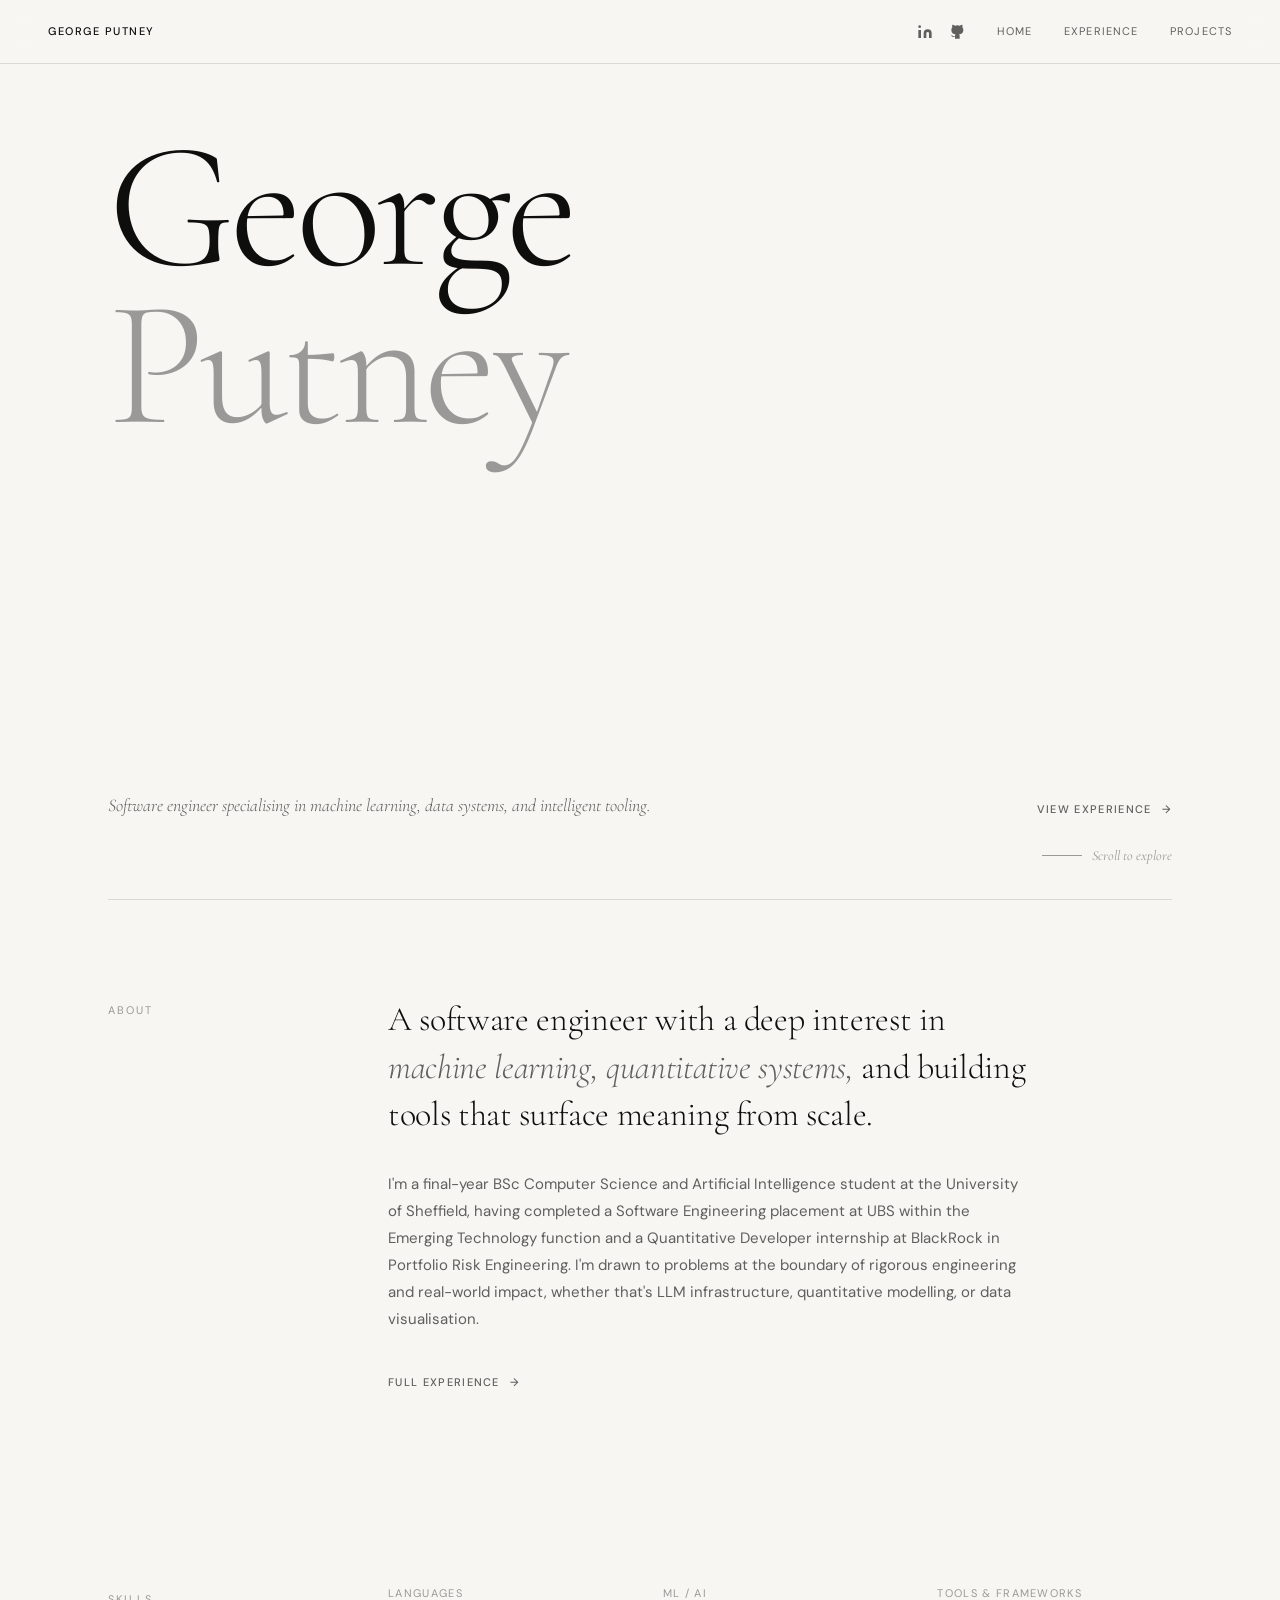
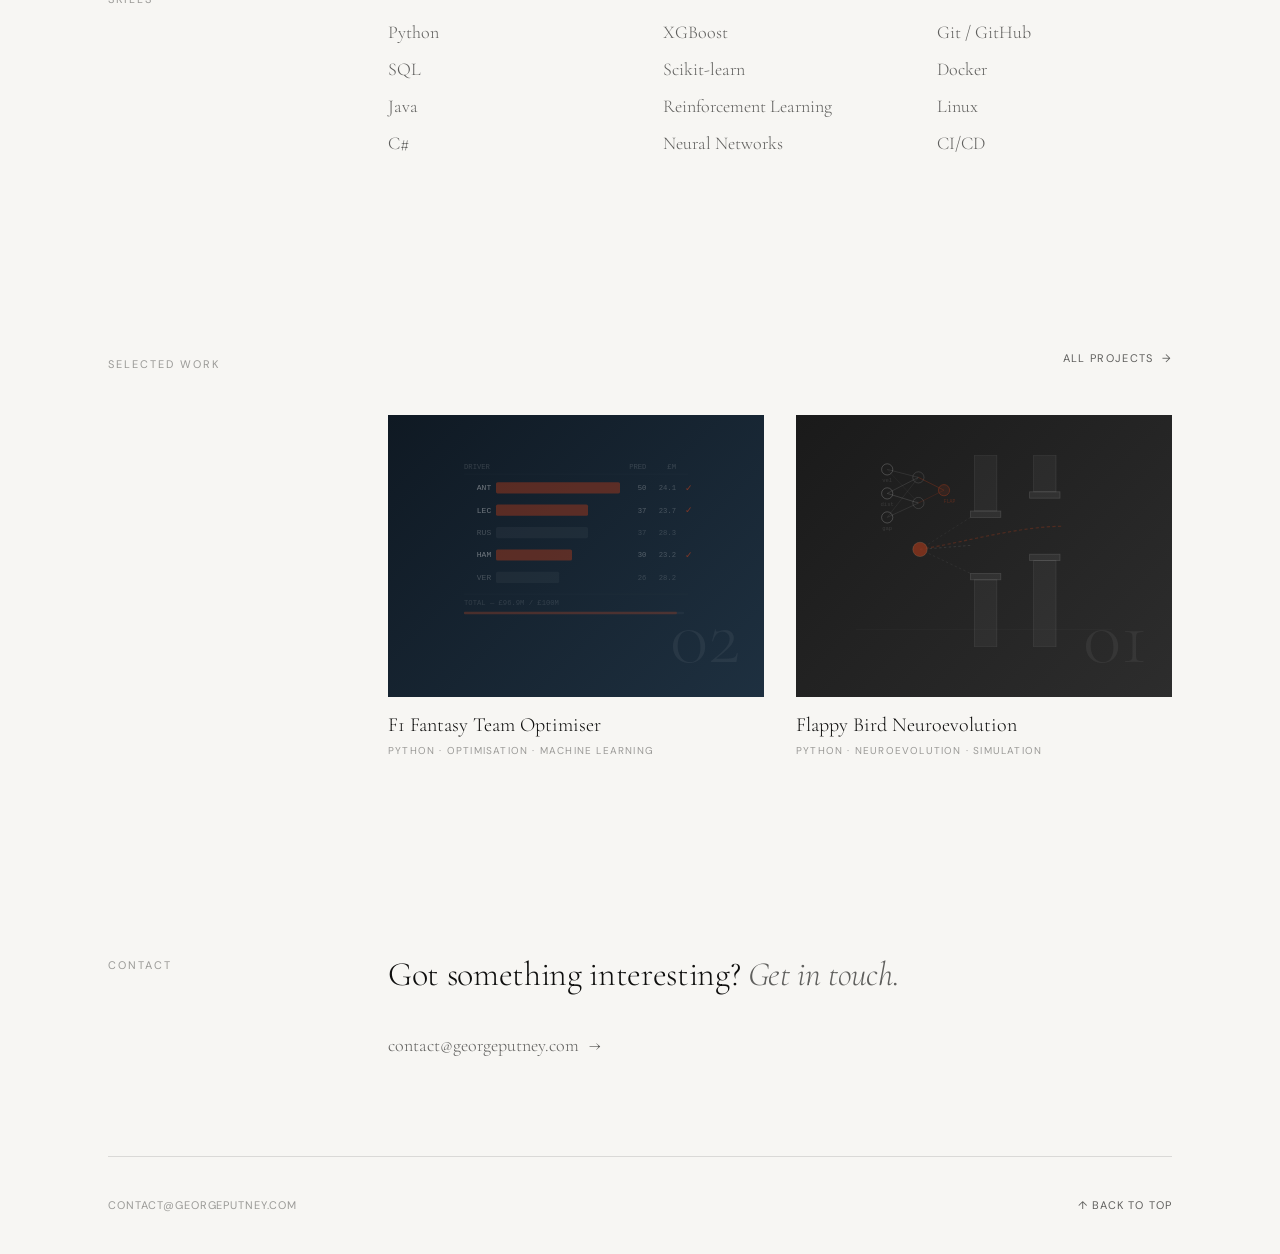
<file: index.html>
<!DOCTYPE html>
<html lang="en">
<head>
<meta charset="UTF-8" />
<meta name="viewport" content="width=device-width, initial-scale=1.0" />
<title>George Putney</title>
<link rel="icon" href="data:image/svg+xml,%3Csvg xmlns='http://www.w3.org/2000/svg' viewBox='0 0 64 64'%3E%3Crect width='64' height='64' fill='%23f7f6f3'/%3E%3Ctext x='33' y='47' font-family='Georgia,serif' font-size='44' text-anchor='middle' fill='%230e0e0d'%3EG%3Ctspan fill='%23c8401a'%3E.%3C/tspan%3E%3C/text%3E%3C/svg%3E" />
<link rel="preconnect" href="https://fonts.googleapis.com" />
<link rel="preconnect" href="https://fonts.gstatic.com" crossorigin />
<link href="https://fonts.googleapis.com/css2?family=Cormorant+Garamond:ital,wght@0,300;0,400;1,300;1,400&family=DM+Sans:wght@300;400;500&display=swap" rel="stylesheet" />
<link rel="stylesheet" href="/styles.css" />
<style>

  /* ── HERO ── */
  .hero {
    min-height: 100svh;
    display: flex;
    flex-direction: column;
    justify-content: flex-start;
    padding-top: 128px;
    padding-bottom: 80px;
    position: relative;
    border-bottom: 1px solid var(--ink-12);
  }

  .hero-name {
    font-family: var(--serif);
    font-weight: 300;
    font-size: clamp(96px, 14vw, 180px);
    line-height: 0.88;
    letter-spacing: -0.03em;
    margin-bottom: auto;
  }

  .hero-name .first { color: var(--ink); }
  .hero-name .last  { color: var(--ink-30); }

  .hero-bottom {
    display: flex;
    align-items: flex-end;
    justify-content: space-between;
    gap: 40px;
  }

  .hero-meta {
    display: flex;
    flex-direction: column;
    gap: 10px;
  }

  .hero-title {
    font-size: 13px;
    letter-spacing: 0.14em;
    text-transform: uppercase;
    color: var(--ink-60);
  }

  .hero-tagline {
    font-family: var(--serif);
    font-style: italic;
    font-size: clamp(15px, 1.4vw, 19px);
    font-weight: 300;
    color: var(--ink-60);
    line-height: 1.45;
  }

  .hero-actions {
    display: flex;
    gap: 16px;
    align-items: center;
    flex-shrink: 0;
  }

  .btn-secondary {
    display: inline-flex;
    align-items: center;
    gap: 10px;
    font-family: var(--sans);
    font-size: 11px;
    letter-spacing: 0.12em;
    text-transform: uppercase;
    font-weight: 500;
    color: var(--ink-60);
    text-decoration: none;
    position: relative;
    transition: color 250ms ease;
  }
  .btn-secondary::after {
    content: '';
    position: absolute;
    bottom: -3px; left: 0;
    width: 0; height: 1px;
    background: var(--ink);
    transition: width 300ms ease;
  }
  .btn-secondary:hover { color: var(--ink); }
  .btn-secondary:hover::after { width: 100%; }

  .scroll-hint {
    position: absolute;
    bottom: 32px;
    right: 0;
    font-family: var(--serif);
    font-style: italic;
    font-size: 14px;
    color: var(--ink-30);
    display: flex;
    align-items: center;
    gap: 10px;
  }

  .scroll-line {
    width: 40px;
    height: 1px;
    background: var(--ink-30);
    display: inline-block;
  }

  /* ── SHARED SECTION LAYOUT ── */
  .about-section,
  .skills-section,
  .projects-section,
  .contact-section {
    padding: 96px 0;
  }

  /* ── ABOUT ── */
  .about-body {
    max-width: 640px;
  }

  .about-body .about-text {
    margin-bottom: 36px;
  }

  /* ── SKILLS ── */
  .skills-grid {
    display: grid;
    grid-template-columns: repeat(3, 1fr);
    gap: 48px 40px;
  }

  .skill-group-label {
    font-size: 11px;
    letter-spacing: 0.12em;
    text-transform: uppercase;
    color: var(--ink-30);
    margin-bottom: 16px;
  }

  .skill-list {
    list-style: none;
    display: flex;
    flex-direction: column;
    gap: 8px;
  }

  .skill-list li {
    font-family: var(--serif);
    font-size: 18px;
    font-weight: 300;
    color: var(--ink-60);
    transition: color 250ms ease;
    cursor: default;
  }

  .skill-list li:hover { color: var(--ink); }

  /* ── FEATURED PROJECTS ── */
  .projects-top {
    display: flex;
    justify-content: flex-end;
    margin-bottom: 48px;
  }

  .featured-grid {
    display: grid;
    grid-template-columns: repeat(6, 1fr);
    gap: 56px 32px;
  }

  .featured-card {
    cursor: pointer;
    text-decoration: none;
    display: block;
    opacity: 0;
    transform: translateY(20px);
    transition: opacity 600ms ease, transform 600ms ease;
    grid-column: span 3;
  }

  .featured-card.visible {
    opacity: 1;
    transform: translateY(0);
  }

  .featured-card-visual {
    aspect-ratio: 4/3;
    display: flex;
    align-items: flex-start;
    justify-content: center;
    padding: 40px 60px 0;
    position: relative;
    overflow: hidden;
  }

  .featured-card-visual svg {
    max-width: 320px;
    transition: transform 500ms ease;
  }

  .featured-card:hover .featured-card-visual svg {
    transform: scale(1.03);
  }

  .v-dark   { background: linear-gradient(135deg, #1a1a1a, #2d2d2d); }
  .v-blue   { background: linear-gradient(135deg, #0f1923, #1e3040); }
  .v-warm   { background: linear-gradient(135deg, #1c1410, #2d2010); }
  .v-purple { background: linear-gradient(135deg, #12091e, #1e1030); }
  .v-red    { background: linear-gradient(135deg, #1e0407, #2d0b0f); }

  /* Figure-plate caption below each visual */
  .card-caption {
    padding-top: 16px;
  }

  .card-name {
    font-family: var(--serif);
    font-size: 20px;
    font-weight: 300;
    color: var(--ink);
    line-height: 1.2;
    margin-bottom: 6px;
    transition: color 250ms ease;
  }

  .featured-card:hover .card-name {
    color: var(--accent);
  }

  .card-tags {
    font-size: 10px;
    letter-spacing: 0.12em;
    text-transform: uppercase;
    color: var(--ink-30);
  }

  .view-all-link {
    font-size: 11px;
    letter-spacing: 0.12em;
    text-transform: uppercase;
    color: var(--ink-60);
    text-decoration: none;
    position: relative;
    transition: color 250ms ease;
    display: inline-flex;
    align-items: center;
    gap: 8px;
  }
  .view-all-link::after {
    content: '';
    position: absolute;
    bottom: -3px; left: 0;
    width: 0; height: 1px;
    background: var(--ink);
    transition: width 300ms ease;
  }
  .view-all-link:hover { color: var(--ink); }
  .view-all-link:hover::after { width: 100%; }
  .view-all-link:hover .link-arrow { transform: translateX(4px); }
  .btn-secondary:hover .link-arrow { transform: translateX(4px); }

  /* ── CONTACT ── */
  .contact-inner {
    max-width: 560px;
  }

  .contact-statement a {
    color: inherit;
    text-decoration: none;
    transition: color 0.2s ease;
  }

  .contact-statement a:hover em {
    color: var(--accent);
  }

  .contact-email {
    font-family: var(--serif);
    font-size: 18px;
    font-weight: 300;
    color: var(--ink-60);
    text-decoration: none;
    position: relative;
    transition: color 250ms ease;
    display: inline-flex;
    align-items: center;
    gap: 10px;
  }
  .contact-email::after {
    content: '';
    position: absolute;
    bottom: -2px; left: 0;
    width: 0; height: 1px;
    background: var(--ink);
    transition: width 300ms ease;
  }
  .contact-email:hover { color: var(--ink); }
  .contact-email:hover::after { width: 100%; }
  .contact-email:hover .link-arrow { transform: translateX(4px); }

  @media (max-height: 600px) {
    .hero {
      min-height: 600px;
    }
  }

  @media (max-width: 768px) {

  .hero {
    min-height: 100svh;
    padding-top: 144px;
    padding-bottom: 56px;
  }

  .hero-name {
    font-size: clamp(80px, 22vw, 120px);
    margin-bottom: 120px;
  }

  .hero-bottom {
    flex-direction: column;
    align-items: flex-start;
    gap: 24px;
  }

  .hero-tagline {
    font-size: clamp(20px, 4.5vw, 24px);
    max-width: 100%;
  }

  .hero-actions {
    flex-direction: column;
    align-items: flex-start;
    gap: 12px;
  }

  .skills-section {
    display: none;
  }

  .scroll-hint {
    display: flex;
    right: unset;
    left: 0;
    bottom: 32px;
  }

  

  /* Section grids: 200px 1fr → single column */
  .about-section,
  .projects-section,
  .contact-section {
    grid-template-columns: 1fr;
    gap: 12px 0;
    padding: 36px 0;
  }

  .contact-statement {
    margin-bottom: 16px;
  }

  .section-label {
    padding-top: 0;
    /* font-size: 18px; */
  }

  .about-statement,
  .contact-statement {
    font-size: clamp(20px, 4.5vw, 24px);
  }


  .skills-grid {
    grid-template-columns: 1fr 1fr;
    gap: 32px 20px;
  }

  .featured-grid {
    grid-template-columns: 1fr;
    gap: 48px;
  }

.projects-section .section-label {
    margin-bottom: 12px;
  }

  .projects-top {
    display: none; /* hide the link above the grid */
  }

  /* Show it again after the grid using a wrapper trick */
  .projects-section > div {
    display: flex;
    flex-direction: column;
  }

  .featured-grid {
    order: 1;
  }

  /* Re-show the projects-top but move it below */
  .projects-section .projects-top {
    display: flex;
    justify-content: flex-start;
    margin-top: 24px;
    margin-bottom: 0;
    order: 2;
  }
}

@media (max-width: 480px) {
  .hero-name {
    font-size: clamp(68px, 22vw, 90px);
  }

  .skills-grid {
    grid-template-columns: 1fr;
    gap: 28px;
  }
}

</style>
</head>
<body>

<div id="nav-placeholder"></div>
<script src="/nav.js"></script>

<div class="page">

  <!-- HERO -->
  <section class="hero">
    <h1 class="hero-name">
      <span class="first">George<br></span>
      <span class="last">Putney</span>
    </h1>

    <div class="hero-bottom">
      <div class="hero-meta">
        <p class="hero-title mobile-only">BSc Computer Science & AI ·<br>University of Sheffield</p>
        <p class="hero-tagline">Software engineer specialising in machine learning, data systems, and intelligent tooling.</p>
      </div>
      <div class="hero-actions">
        <a href="/experience" class="btn-secondary">
          View Experience <span class="link-arrow">→</span>
        </a>
      </div>
    </div>

    <div class="scroll-hint">
      <span class="scroll-line"></span>
      Scroll to explore
    </div>
  </section>

  <!-- ABOUT -->
  <section class="about-section label-section fade-up">
    <p class="section-label">About</p>
    <div class="about-body">
      <h2 class="about-statement">A software engineer with a deep interest in <em>machine learning, quantitative systems,</em> and building tools that surface meaning from scale.</h2>
<p class="about-text">I'm a final-year BSc Computer Science and Artificial Intelligence student at the University of Sheffield, having completed a Software Engineering placement at UBS within the Emerging Technology function and a Quantitative Developer internship at BlackRock in Portfolio Risk Engineering. I'm drawn to problems at the boundary of rigorous engineering and real-world impact, whether that's LLM infrastructure, quantitative modelling, or data visualisation.</p>      <a href="/experience" class="btn-secondary">Full experience <span class="link-arrow">→</span></a>
    </div>
  </section>

  <!-- SKILLS -->
  <section class="skills-section label-section fade-up">
    <p class="section-label">Skills</p>
    <div class="skills-grid">

      <div>
        <p class="skill-group-label">Languages</p>
        <ul class="skill-list">
          <li>Python</li>
          <li>SQL</li>
          <li>Java</li>
          <li>C#</li>
        </ul>
      </div>

      <div>
        <p class="skill-group-label">ML / AI</p>
        <ul class="skill-list">
          <li>XGBoost</li>
          <li>Scikit-learn</li>
          <li>Reinforcement Learning</li>
          <li>Neural Networks</li>
        </ul>
      </div>

      <div>
        <p class="skill-group-label">Tools &amp; Frameworks</p>
        <ul class="skill-list">
          <li>Git / GitHub</li>
          <li>Docker</li>
          <li>Linux</li>
          <li>CI/CD</li>
        </ul>
      </div>

    </div>
  </section>

  <!-- FEATURED PROJECTS -->
  <section class="projects-section label-section fade-up">
    <p class="section-label">Selected Work</p>
    <div>
      <div class="projects-top">
        <a href="/projects" class="view-all-link">All projects <span class="link-arrow">→</span></a>
      </div>
      <div class="featured-grid">

        <a href="/projects/f1-fantasy-team-optimiser/" class="featured-card">
          <div class="featured-card-visual v-blue">
            <svg width="100%" viewBox="0 0 320 240" fill="none" opacity="0.6" preserveAspectRatio="xMidYMid slice">
              <!-- Header: driver | bar | PRED right@248 | £M right@285 -->
              <text x="20" y="18" fill="rgba(255,255,255,0.25)" font-family="monospace" font-size="9">DRIVER</text>
              <text x="248" y="18" fill="rgba(255,255,255,0.25)" font-family="monospace" font-size="9" text-anchor="end">PRED</text>
              <text x="285" y="18" fill="rgba(255,255,255,0.25)" font-family="monospace" font-size="9" text-anchor="end">£M</text>
              <line x1="20" y1="24" x2="300" y2="24" stroke="rgba(255,255,255,0.08)" stroke-width="0.5"/>
              <!-- ANT — selected, 150 pts, £24.1M -->
              <text x="54" y="44" fill="rgba(255,255,255,0.65)" font-family="monospace" font-size="10" text-anchor="end">ANT</text>
              <rect x="60" y="34" width="155" height="14" fill="rgba(200,64,26,0.65)" rx="2"/>
              <text x="248" y="44" fill="rgba(255,255,255,0.45)" font-family="monospace" font-size="9" text-anchor="end">50</text>
              <text x="285" y="44" fill="rgba(255,255,255,0.35)" font-family="monospace" font-size="9" text-anchor="end">24.1</text>
              <text x="296" y="45" fill="rgba(200,64,26,0.95)" font-family="monospace" font-size="11">✓</text>
              <!-- LEC — selected, 111 pts, £23.7M -->
              <text x="54" y="72" fill="rgba(255,255,255,0.65)" font-family="monospace" font-size="10" text-anchor="end">LEC</text>
              <rect x="60" y="62" width="115" height="14" fill="rgba(200,64,26,0.65)" rx="2"/>
              <text x="248" y="72" fill="rgba(255,255,255,0.45)" font-family="monospace" font-size="9" text-anchor="end">37</text>
              <text x="285" y="72" fill="rgba(255,255,255,0.35)" font-family="monospace" font-size="9" text-anchor="end">23.7</text>
              <text x="296" y="73" fill="rgba(200,64,26,0.95)" font-family="monospace" font-size="11">✓</text>
              <!-- RUS — not selected, 111 pts, £28.3M -->
              <text x="54" y="100" fill="rgba(255,255,255,0.35)" font-family="monospace" font-size="10" text-anchor="end">RUS</text>
              <rect x="60" y="90" width="115" height="14" fill="rgba(255,255,255,0.07)" rx="2"/>
              <text x="248" y="100" fill="rgba(255,255,255,0.25)" font-family="monospace" font-size="9" text-anchor="end">37</text>
              <text x="285" y="100" fill="rgba(255,255,255,0.25)" font-family="monospace" font-size="9" text-anchor="end">28.3</text>
              <!-- HAM — selected, 92 pts, £23.2M -->
              <text x="54" y="128" fill="rgba(255,255,255,0.65)" font-family="monospace" font-size="10" text-anchor="end">HAM</text>
              <rect x="60" y="118" width="95" height="14" fill="rgba(200,64,26,0.65)" rx="2"/>
              <text x="248" y="128" fill="rgba(255,255,255,0.45)" font-family="monospace" font-size="9" text-anchor="end">30</text>
              <text x="285" y="128" fill="rgba(255,255,255,0.35)" font-family="monospace" font-size="9" text-anchor="end">23.2</text>
              <text x="296" y="129" fill="rgba(200,64,26,0.95)" font-family="monospace" font-size="11">✓</text>
              <!-- VER — not selected, 77 pts, £28.2M -->
              <text x="54" y="156" fill="rgba(255,255,255,0.35)" font-family="monospace" font-size="10" text-anchor="end">VER</text>
              <rect x="60" y="146" width="79" height="14" fill="rgba(255,255,255,0.07)" rx="2"/>
              <text x="248" y="156" fill="rgba(255,255,255,0.25)" font-family="monospace" font-size="9" text-anchor="end">26</text>
              <text x="285" y="156" fill="rgba(255,255,255,0.25)" font-family="monospace" font-size="9" text-anchor="end">28.2</text>
              <!-- Budget bar -->
              <line x1="20" y1="174" x2="300" y2="174" stroke="rgba(255,255,255,0.08)" stroke-width="0.5"/>
              <text x="20" y="188" fill="rgba(255,255,255,0.2)" font-family="monospace" font-size="9">TOTAL — £96.9M / £100M</text>
              <rect x="20" y="196" width="275" height="3" fill="rgba(255,255,255,0.06)" rx="1"/>
              <rect x="20" y="196" width="266" height="3" fill="rgba(200,64,26,0.45)" rx="1"/>
            </svg>
            <div class="project-number-overlay">02</div>
          </div>
          <div class="card-caption">
            <p class="card-name">F1 Fantasy Team Optimiser</p>
            <p class="card-tags">Python · Optimisation · Machine Learning</p>
          </div>
        </a>

        <a href="/projects/flappy-bird-neuroevolution/" class="featured-card">
          <div class="featured-card-visual v-dark">
            <svg width="100%" viewBox="0 0 320 240" fill="none" opacity="0.6" preserveAspectRatio="xMidYMid slice">
              <!-- Pipe 1: body ends, THEN cap flush at end, gap y=78–148 -->
              <rect x="148" y="0"   width="28" height="70" fill="rgba(255,255,255,0.07)" stroke="rgba(255,255,255,0.14)" stroke-width="1"/>
              <rect x="143" y="70"  width="38" height="8"  fill="rgba(255,255,255,0.11)" stroke="rgba(255,255,255,0.22)" stroke-width="1"/>
              <rect x="143" y="148" width="38" height="8"  fill="rgba(255,255,255,0.11)" stroke="rgba(255,255,255,0.22)" stroke-width="1"/>
              <rect x="148" y="156" width="28" height="84" fill="rgba(255,255,255,0.07)" stroke="rgba(255,255,255,0.14)" stroke-width="1"/>
              <!-- Pipe 2: body ends, THEN cap flush at end, gap y=54–124 -->
              <rect x="222" y="0"   width="28" height="46" fill="rgba(255,255,255,0.07)" stroke="rgba(255,255,255,0.14)" stroke-width="1"/>
              <rect x="217" y="46"  width="38" height="8"  fill="rgba(255,255,255,0.11)" stroke="rgba(255,255,255,0.22)" stroke-width="1"/>
              <rect x="217" y="124" width="38" height="8"  fill="rgba(255,255,255,0.11)" stroke="rgba(255,255,255,0.22)" stroke-width="1"/>
              <rect x="222" y="132" width="28" height="108" fill="rgba(255,255,255,0.07)" stroke="rgba(255,255,255,0.14)" stroke-width="1"/>
              <!-- Sensor rays from bird to pipe 1 gap edges -->
              <line x1="80" y1="118" x2="143" y2="78"  stroke="rgba(255,255,255,0.12)" stroke-width="1" stroke-dasharray="3,3"/>
              <line x1="80" y1="118" x2="143" y2="148" stroke="rgba(255,255,255,0.12)" stroke-width="1" stroke-dasharray="3,3"/>
              <line x1="80" y1="118" x2="143" y2="113" stroke="rgba(255,255,255,0.2)"  stroke-width="1" stroke-dasharray="3,3"/>
              <!-- Trajectory arc through both gaps -->
              <path d="M 80,118 C 140,108 200,90 258,89" stroke="rgba(200,64,26,0.45)" stroke-width="1.5" stroke-dasharray="4,3" fill="none"/>
              <!-- Bird -->
              <circle cx="80" cy="118" r="9" fill="rgba(200,64,26,0.85)"/>
              <circle cx="80" cy="118" r="9" stroke="rgba(255,200,150,0.3)" stroke-width="1" fill="none"/>
              <!-- Ground -->
              <line x1="0" y1="218" x2="320" y2="218" stroke="rgba(255,255,255,0.05)" stroke-width="1"/>
              <!-- NN — top-left corner -->
              <line x1="39" y1="18"  x2="78" y2="28"  stroke="rgba(255,255,255,0.18)" stroke-width="1"/>
              <line x1="39" y1="18"  x2="78" y2="60"  stroke="rgba(255,255,255,0.08)" stroke-width="1"/>
              <line x1="39" y1="48"  x2="78" y2="28"  stroke="rgba(255,255,255,0.22)" stroke-width="1"/>
              <line x1="39" y1="48"  x2="78" y2="60"  stroke="rgba(255,255,255,0.28)" stroke-width="1"/>
              <line x1="39" y1="78"  x2="78" y2="28"  stroke="rgba(255,255,255,0.12)" stroke-width="1"/>
              <line x1="39" y1="78"  x2="78" y2="60"  stroke="rgba(255,255,255,0.18)" stroke-width="1"/>
              <line x1="78" y1="28"  x2="110" y2="44"  stroke="rgba(200,64,26,0.55)" stroke-width="1"/>
              <line x1="78" y1="60"  x2="110" y2="44"  stroke="rgba(200,64,26,0.35)" stroke-width="1"/>
              <circle cx="39" cy="18"  r="7" fill="none" stroke="rgba(255,255,255,0.4)"  stroke-width="1"/>
              <circle cx="39" cy="48"  r="7" fill="none" stroke="rgba(255,255,255,0.4)"  stroke-width="1"/>
              <circle cx="39" cy="78"  r="7" fill="none" stroke="rgba(255,255,255,0.4)"  stroke-width="1"/>
              <circle cx="78" cy="28"  r="7" fill="none" stroke="rgba(255,255,255,0.25)" stroke-width="1"/>
              <circle cx="78" cy="60"  r="7" fill="none" stroke="rgba(255,255,255,0.25)" stroke-width="1"/>
              <circle cx="110" cy="44"  r="7" fill="rgba(200,64,26,0.2)" stroke="rgba(200,64,26,0.7)" stroke-width="1"/>
              <!-- Labels below each node -->
              <text x="39" y="34"  fill="rgba(255,255,255,0.2)" font-family="monospace" font-size="7" text-anchor="middle">vel</text>
              <text x="39" y="64"  fill="rgba(255,255,255,0.2)" font-family="monospace" font-size="7" text-anchor="middle">dist</text>
              <text x="39" y="94" fill="rgba(255,255,255,0.2)" font-family="monospace" font-size="7" text-anchor="middle">gap</text>
              <text x="117" y="60"  fill="rgba(200,64,26,0.55)" font-family="monospace" font-size="6" text-anchor="middle">FLAP</text>
            </svg>
            <div class="project-number-overlay">01</div>
          </div>
          <div class="card-caption">
            <p class="card-name">Flappy Bird Neuroevolution</p>
            <p class="card-tags">Python · Neuroevolution · Simulation</p>
          </div>
        </a>

        <!-- HIDDEN: Generative Music Sequencer (commented out 2026-05-01)
        <a href="/projects" class="featured-card">
          <div class="featured-card-visual v-purple">
            <svg width="100%" viewBox="0 0 320 240" fill="none" opacity="0.6" preserveAspectRatio="xMidYMid slice">
              <text x="30" y="59"  fill="rgba(255,255,255,0.3)" font-size="9" font-family="monospace" text-anchor="end">C5</text>
              <text x="30" y="89"  fill="rgba(255,255,255,0.3)" font-size="9" font-family="monospace" text-anchor="end">A4</text>
              <text x="30" y="119" fill="rgba(255,255,255,0.3)" font-size="9" font-family="monospace" text-anchor="end">F4</text>
              <text x="30" y="149" fill="rgba(255,255,255,0.3)" font-size="9" font-family="monospace" text-anchor="end">C4</text>
              <g stroke="rgba(255,255,255,0.08)" stroke-width="1">
                <line x1="34" y1="40" x2="34" y2="160"/><line x1="67" y1="40" x2="67" y2="160"/>
                <line x1="100" y1="40" x2="100" y2="160"/><line x1="133" y1="40" x2="133" y2="160"/>
                <line x1="166" y1="40" x2="166" y2="160"/><line x1="199" y1="40" x2="199" y2="160"/>
                <line x1="232" y1="40" x2="232" y2="160"/><line x1="265" y1="40" x2="265" y2="160"/>
                <line x1="298" y1="40" x2="298" y2="160"/>
                <line x1="34" y1="40" x2="298" y2="40"/><line x1="34" y1="70" x2="298" y2="70"/>
                <line x1="34" y1="100" x2="298" y2="100"/><line x1="34" y1="130" x2="298" y2="130"/>
                <line x1="34" y1="160" x2="298" y2="160"/>
              </g>
              <rect x="133" y="40" width="33" height="120" fill="rgba(255,255,255,0.06)"/>
              <rect x="35"  y="41" width="31" height="28" fill="rgba(200,64,26,0.75)" rx="1"/>
              <rect x="167" y="41" width="31" height="28" fill="rgba(200,64,26,0.55)" rx="1"/>
              <rect x="101" y="71" width="31" height="28" fill="rgba(200,64,26,0.65)" rx="1"/>
              <rect x="233" y="71" width="31" height="28" fill="rgba(200,64,26,0.8)"  rx="1"/>
              <rect x="68"  y="101" width="31" height="28" fill="rgba(200,64,26,0.6)" rx="1"/>
              <rect x="167" y="101" width="31" height="28" fill="rgba(200,64,26,0.7)" rx="1"/>
              <rect x="266" y="101" width="31" height="28" fill="rgba(200,64,26,0.5)" rx="1"/>
              <rect x="35"  y="131" width="31" height="28" fill="rgba(200,64,26,0.9)" rx="1"/>
              <rect x="101" y="131" width="31" height="28" fill="rgba(200,64,26,0.4)" rx="1"/>
              <rect x="233" y="131" width="31" height="28" fill="rgba(200,64,26,0.65)" rx="1"/>
              <text x="50"  y="34" fill="rgba(255,255,255,0.2)" font-size="8" font-family="monospace" text-anchor="middle">1</text>
              <text x="83"  y="34" fill="rgba(255,255,255,0.2)" font-size="8" font-family="monospace" text-anchor="middle">2</text>
              <text x="116" y="34" fill="rgba(255,255,255,0.2)" font-size="8" font-family="monospace" text-anchor="middle">3</text>
              <text x="149" y="34" fill="rgba(255,255,255,0.4)" font-size="8" font-family="monospace" text-anchor="middle">4</text>
              <text x="182" y="34" fill="rgba(255,255,255,0.2)" font-size="8" font-family="monospace" text-anchor="middle">5</text>
              <text x="215" y="34" fill="rgba(255,255,255,0.2)" font-size="8" font-family="monospace" text-anchor="middle">6</text>
              <text x="248" y="34" fill="rgba(255,255,255,0.2)" font-size="8" font-family="monospace" text-anchor="middle">7</text>
              <text x="281" y="34" fill="rgba(255,255,255,0.2)" font-size="8" font-family="monospace" text-anchor="middle">8</text>
              <text x="20" y="195" fill="rgba(255,255,255,0.2)" font-family="monospace" font-size="10">MARKOV CHAIN — ORDER 2</text>
              <text x="20" y="208" fill="rgba(255,255,255,0.2)" font-family="monospace" font-size="10">BPM 120 — STEP 4/8</text>
            </svg>
            <p class="card-num">03</p>
            <div class="card-overlay">
              <p class="card-name">Generative Music Sequencer</p>
              <div class="card-tags">
                <span class="card-tag">JavaScript</span>
                <span class="card-tag">Markov</span>
                <span class="card-tag">Web Audio</span>
              </div>
            </div>
          </div>
        </a>
        END HIDDEN -->

        <!-- <a href="/projects/tfl-slime-mould/" class="featured-card">
          <div class="featured-card-visual v-red">
            <svg width="100%" viewBox="0 0 320 240" fill="none" opacity="0.7" preserveAspectRatio="xMidYMid slice">
              
            </svg>
            <p class="card-num">03</p>
            <div class="card-overlay">
              <p class="card-name">TfL Slime Mould Simulation</p>
              <div class="card-tags">
                <span class="card-tag">Python</span>
                <span class="card-tag">Simulation</span>
                <span class="card-tag">Network Analysis</span>
              </div>
            </div>
          </div>
        </a> -->
        <template> <!-- Rainforest Soundscape - uncomment when ready -->
        <a href="/projects/rainforest-soundscape-monitor/" class="featured-card">
          <div class="featured-card-visual v-warm">
            <svg width="100%" viewBox="0 0 320 240" fill="none" opacity="0.7" preserveAspectRatio="xMidYMid slice">
              <!-- Header -->
              <text x="20" y="18" fill="rgba(255,255,255,0.25)" font-family="monospace" font-size="8">SOUNDSCAPE ANALYSIS</text>
              <line x1="20" y1="24" x2="300" y2="24" stroke="rgba(255,255,255,0.07)" stroke-width="0.5"/>
              <!-- Freq labels -->
              <text x="48" y="46" fill="rgba(255,255,255,0.2)" font-family="monospace" font-size="6.5" text-anchor="end">8kHz</text>
              <text x="48" y="65" fill="rgba(255,255,255,0.2)" font-family="monospace" font-size="6.5" text-anchor="end">4kHz</text>
              <text x="48" y="84" fill="rgba(255,255,255,0.2)" font-family="monospace" font-size="6.5" text-anchor="end">2kHz</text>
              <text x="48" y="103" fill="rgba(255,255,255,0.2)" font-family="monospace" font-size="6.5" text-anchor="end">500Hz</text>
              <!-- Spectrogram — 8kHz row (bird calls, high activity) -->
              <rect x="52" y="36" width="29" height="14" fill="rgba(200,100,40,0.15)" rx="1"/>
              <rect x="85" y="36" width="29" height="14" fill="rgba(200,100,40,0.60)" rx="1"/>
              <rect x="118" y="36" width="29" height="14" fill="rgba(200,100,40,0.35)" rx="1"/>
              <rect x="151" y="36" width="29" height="14" fill="rgba(200,100,40,0.75)" rx="1"/>
              <rect x="184" y="36" width="29" height="14" fill="rgba(200,100,40,0.25)" rx="1"/>
              <rect x="217" y="36" width="29" height="14" fill="rgba(200,100,40,0.65)" rx="1"/>
              <rect x="250" y="36" width="29" height="14" fill="rgba(200,100,40,0.45)" rx="1"/>
              <!-- 4kHz row (high biophony) -->
              <rect x="52" y="54" width="29" height="14" fill="rgba(200,100,40,0.45)" rx="1"/>
              <rect x="85" y="54" width="29" height="14" fill="rgba(200,100,40,0.85)" rx="1"/>
              <rect x="118" y="54" width="29" height="14" fill="rgba(200,100,40,0.60)" rx="1"/>
              <rect x="151" y="54" width="29" height="14" fill="rgba(200,100,40,0.90)" rx="1"/>
              <rect x="184" y="54" width="29" height="14" fill="rgba(200,100,40,0.55)" rx="1"/>
              <rect x="217" y="54" width="29" height="14" fill="rgba(200,100,40,0.80)" rx="1"/>
              <rect x="250" y="54" width="29" height="14" fill="rgba(200,100,40,0.65)" rx="1"/>
              <!-- 2kHz row (medium biophony) -->
              <rect x="52" y="72" width="29" height="14" fill="rgba(200,100,40,0.55)" rx="1"/>
              <rect x="85" y="72" width="29" height="14" fill="rgba(200,100,40,0.45)" rx="1"/>
              <rect x="118" y="72" width="29" height="14" fill="rgba(200,100,40,0.80)" rx="1"/>
              <rect x="151" y="72" width="29" height="14" fill="rgba(200,100,40,0.40)" rx="1"/>
              <rect x="184" y="72" width="29" height="14" fill="rgba(200,100,40,0.70)" rx="1"/>
              <rect x="217" y="72" width="29" height="14" fill="rgba(200,100,40,0.50)" rx="1"/>
              <rect x="250" y="72" width="29" height="14" fill="rgba(200,100,40,0.75)" rx="1"/>
              <!-- 500Hz row (minimal anthropophony) -->
              <rect x="52" y="90" width="29" height="14" fill="rgba(255,255,255,0.04)" rx="1"/>
              <rect x="85" y="90" width="29" height="14" fill="rgba(255,255,255,0.03)" rx="1"/>
              <rect x="118" y="90" width="29" height="14" fill="rgba(255,255,255,0.05)" rx="1"/>
              <rect x="151" y="90" width="29" height="14" fill="rgba(255,255,255,0.03)" rx="1"/>
              <rect x="184" y="90" width="29" height="14" fill="rgba(255,255,255,0.06)" rx="1"/>
              <rect x="217" y="90" width="29" height="14" fill="rgba(255,255,255,0.03)" rx="1"/>
              <rect x="250" y="90" width="29" height="14" fill="rgba(255,255,255,0.04)" rx="1"/>
              <line x1="20" y1="116" x2="300" y2="116" stroke="rgba(255,255,255,0.06)" stroke-width="0.5"/>
              <!-- Acoustic indices -->
              <text x="20" y="130" fill="rgba(255,255,255,0.25)" font-family="monospace" font-size="8">ACI</text>
              <rect x="52" y="122" width="180" height="7" fill="rgba(255,255,255,0.05)" rx="1"/>
              <rect x="52" y="122" width="155" height="7" fill="rgba(200,100,40,0.50)" rx="1"/>
              <text x="240" y="129" fill="rgba(255,255,255,0.3)" font-family="monospace" font-size="7">86.2</text>
              <text x="20" y="148" fill="rgba(255,255,255,0.25)" font-family="monospace" font-size="8">BI</text>
              <rect x="52" y="140" width="180" height="7" fill="rgba(255,255,255,0.05)" rx="1"/>
              <rect x="52" y="140" width="132" height="7" fill="rgba(200,100,40,0.40)" rx="1"/>
              <text x="240" y="147" fill="rgba(255,255,255,0.3)" font-family="monospace" font-size="7">73.4</text>
              <text x="20" y="166" fill="rgba(255,255,255,0.25)" font-family="monospace" font-size="8">NDSI</text>
              <rect x="52" y="158" width="180" height="7" fill="rgba(255,255,255,0.05)" rx="1"/>
              <rect x="52" y="158" width="163" height="7" fill="rgba(200,100,40,0.45)" rx="1"/>
              <text x="240" y="165" fill="rgba(255,255,255,0.3)" font-family="monospace" font-size="7">90.7</text>
              <line x1="20" y1="180" x2="300" y2="180" stroke="rgba(255,255,255,0.06)" stroke-width="0.5"/>
              <!-- Health score -->
              <text x="20" y="198" fill="rgba(255,255,255,0.2)" font-family="monospace" font-size="8">ECOSYSTEM HEALTH</text>
              <text x="300" y="206" fill="rgba(220,140,60,0.9)" font-family="monospace" font-size="22" text-anchor="end">78</text>
              <text x="300" y="220" fill="rgba(255,255,255,0.2)" font-family="monospace" font-size="8" text-anchor="end">/ 100</text>
            </svg>
            <div class="project-number-overlay">03</div>
          </div>
          <div class="card-caption">
            <p class="card-name">Rainforest Soundscape Health Monitor</p>
            <p class="card-tags">Python · Audio ML · PyTorch</p>
          </div>
        </a>
        </template>

      </div>
    </div>
  </section>

  <!-- CONTACT -->
  <section class="contact-section label-section fade-up">
    <p class="section-label">Contact</p>
    <div class="contact-inner">
      <h2 class="about-statement contact-statement">Got something interesting? <a href="mailto:contact@georgeputney.com"><em>Get in touch.</em></a></h2>
      <a href="mailto:contact@georgeputney.com" class="contact-email">
        contact@georgeputney.com <span class="link-arrow">→</span>
      </a>
    </div>
  </section>

  <div id="footer-placeholder"></div>
  <script src="/footer.js"></script>

</div><!-- /page -->

<script>
  const fadeEls = document.querySelectorAll('.fade-up, .featured-card');
  const observer = new IntersectionObserver(entries => {
    entries.forEach(e => {
      if (e.isIntersecting) {
        e.target.classList.add('visible');
        observer.unobserve(e.target);
      }
    });
  }, { threshold: 0.1, rootMargin: '0px 0px -40px 0px' });

  fadeEls.forEach((el, i) => {
    if (el.classList.contains('featured-card')) {
      el.style.transitionDelay = `${i * 80}ms`;
    }
    observer.observe(el);
  });
</script>
</body>
</html>
</file>
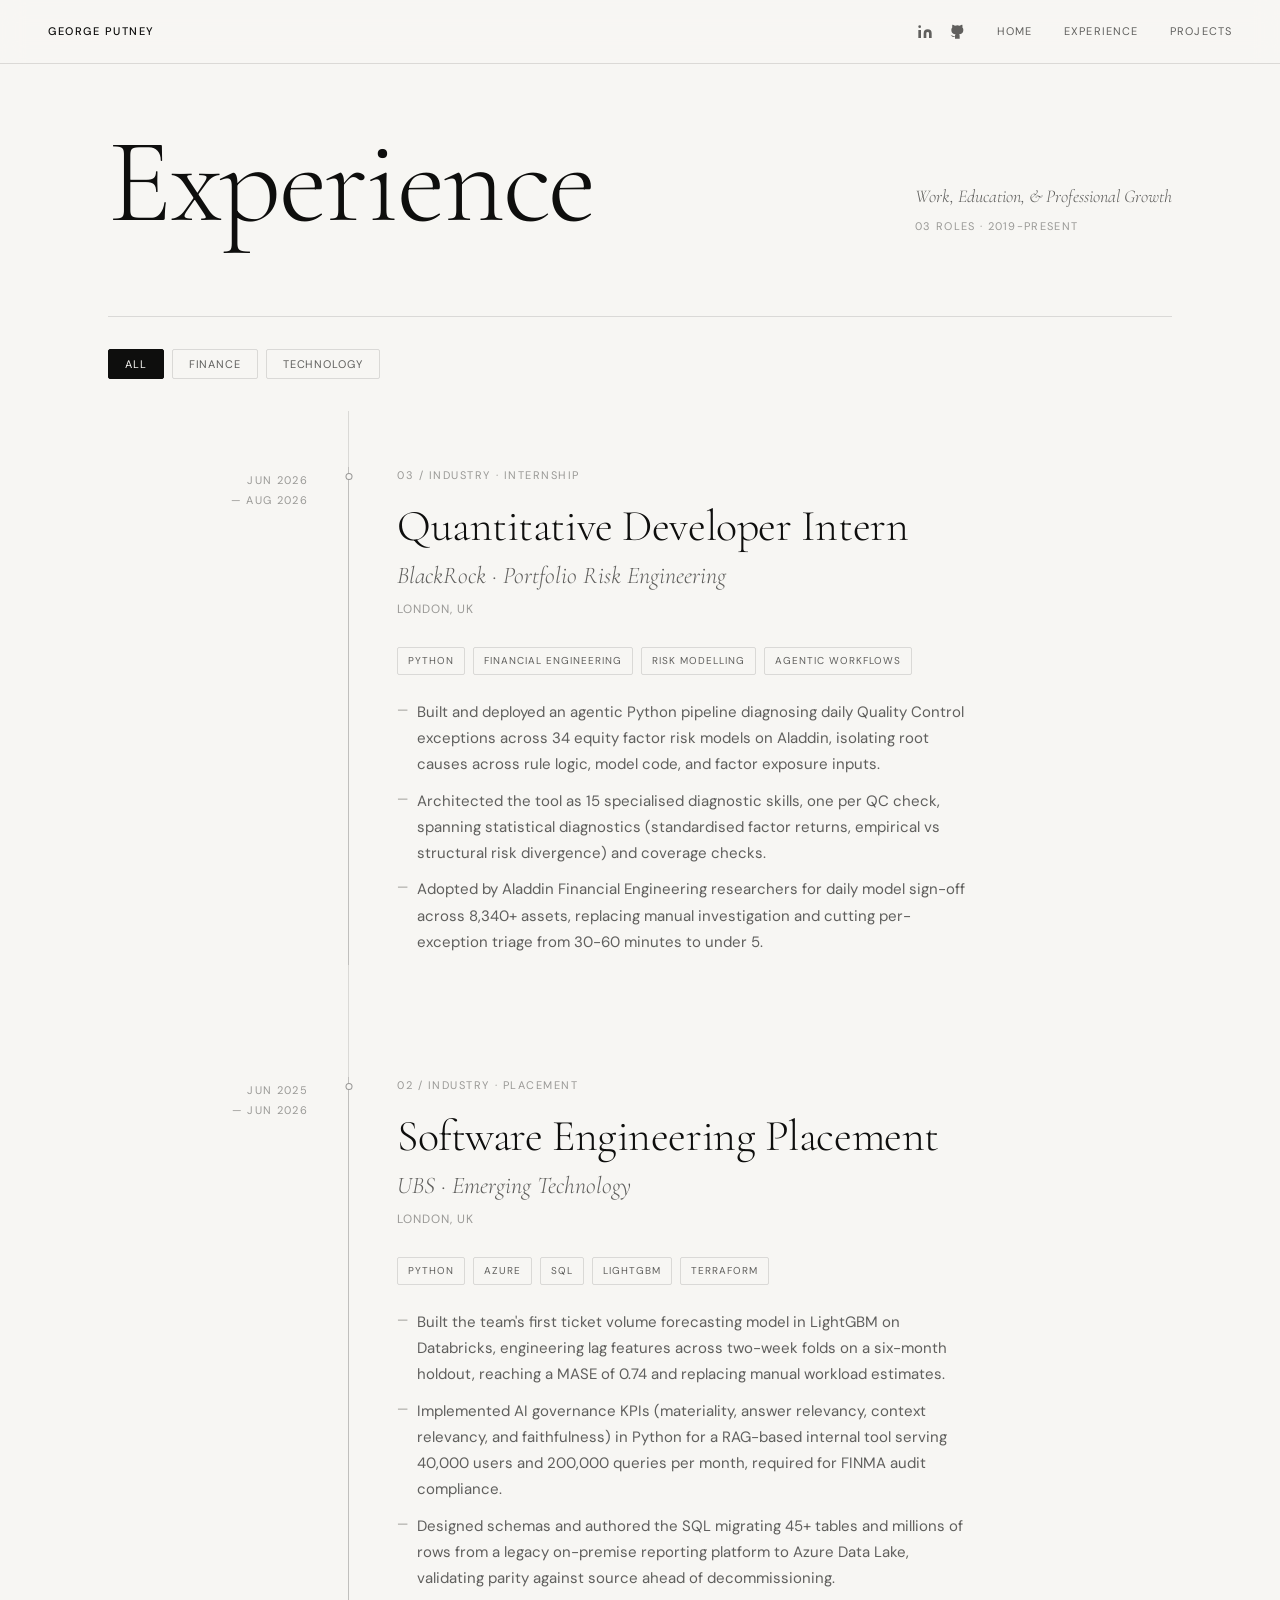
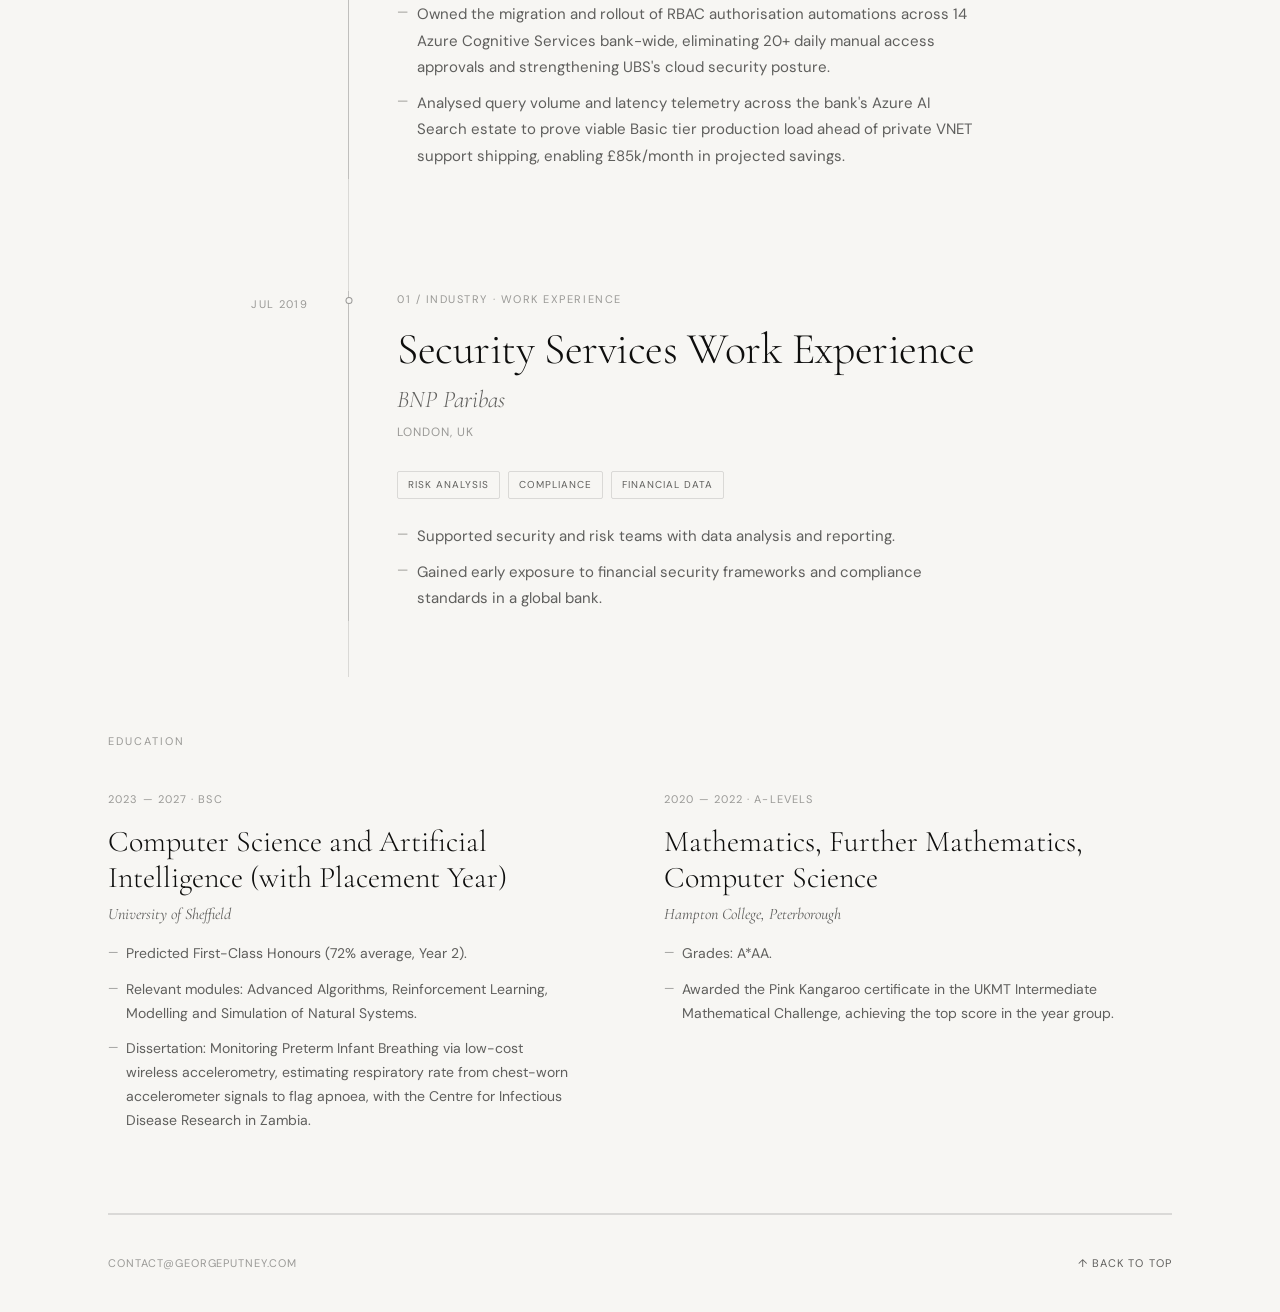
<file: experience/index.html>
<!DOCTYPE html>
<html lang="en">
<head>
<meta charset="UTF-8" />
<meta name="viewport" content="width=device-width, initial-scale=1.0" />
<title>George Putney — Experience</title>
<link rel="icon" href="data:image/svg+xml,%3Csvg xmlns='http://www.w3.org/2000/svg' viewBox='0 0 64 64'%3E%3Crect width='64' height='64' fill='%23f7f6f3'/%3E%3Ctext x='33' y='47' font-family='Georgia,serif' font-size='44' text-anchor='middle' fill='%230e0e0d'%3EG%3Ctspan fill='%23c8401a'%3E.%3C/tspan%3E%3C/text%3E%3C/svg%3E" />
<link rel="preconnect" href="https://fonts.googleapis.com" />
<link rel="preconnect" href="https://fonts.gstatic.com" crossorigin />
<link href="https://fonts.googleapis.com/css2?family=Cormorant+Garamond:ital,wght@0,300;0,400;1,300;1,400&family=DM+Sans:wght@300;400;500&display=swap" rel="stylesheet" />
<link rel="stylesheet" href="../styles.css">
<style>

  /* EXPERIENCE TIMELINE */
  .experience-list {
    padding-top: 0;
    position: relative;
  }

   /* Continuous vertical line running behind all items */
  .experience-list::before {
    content: '';
    position: absolute;
    left: calc(200px + 40px); /* date col width + gap */
    top: 0;
    bottom: 0;
    width: 1px;
    background: var(--ink-12);
    pointer-events: none;
  }

  .exp-item {
    display: grid;
    grid-template-columns: 200px 1px 1fr;
    gap: 0 40px;
    padding: 56px 0;
    /* border-bottom: 1px solid var(--ink-12); */
    opacity: 0;
    transform: translateY(24px);
    transition: opacity 600ms ease, transform 600ms ease;
    position: relative;
  }

  .exp-item.visible {
    opacity: 1;
    transform: translateY(0);
  }

  /* DATE COLUMN */
  .exp-date {
    padding-top: 4px;
    text-align: right;
  }

  .exp-period {
    font-size: 11px;
    letter-spacing: 0.12em;
    text-transform: uppercase;
    color: var(--ink-30);
    line-height: 1.8;
  }

  .exp-duration {
    font-family: var(--serif);
    font-style: italic;
    font-size: 13px;
    color: var(--ink-30);
    margin-top: 6px;
  }

  /* DIVIDER LINE + DOT */
  .exp-divider {
    position: relative;
    background: var(--ink-12);
    width: 1px;
  }

  .exp-divider::before {
    content: '';
    position: absolute;
    top: 6px;
    left: 50%;
    transform: translateX(-50%);
    width: 7px;
    height: 7px;
    border-radius: 50%;
    background: var(--bg);
    border: 1px solid var(--ink-30);
    transition: border-color 300ms ease, background 300ms ease;
  }

  .exp-item:hover .exp-divider::before {
    background: var(--accent);
    border-color: var(--accent);
  }

  /* CONTENT COLUMN */
  .exp-content {
    padding-left: 8px;
  }

  .exp-meta {
    font-size: 11px;
    letter-spacing: 0.14em;
    text-transform: uppercase;
    color: var(--ink-30);
    margin-bottom: 16px;
  }

  .exp-role {
    font-family: var(--serif);
    font-size: clamp(28px, 3.5vw, 44px);
    font-weight: 300;
    line-height: 1.15;
    letter-spacing: -0.01em;
    margin-bottom: 6px;
  }

  .exp-company {
    font-family: var(--serif);
    font-style: italic;
    font-size: clamp(18px, 2vw, 24px);
    font-weight: 300;
    color: var(--ink-60);
    margin-bottom: 4px;
  }

  .exp-location {
    font-size: 12px;
    letter-spacing: 0.08em;
    color: var(--ink-30);
    text-transform: uppercase;
    margin-bottom: 28px;
  }

  .exp-tags {
    display: flex;
    flex-wrap: wrap;
    gap: 8px;
    margin-bottom: 24px;
  }

  .exp-bullets {
    list-style: none;
    padding: 0;
    margin: 0;
  }

  .exp-bullets li {
    font-size: 15px;
    line-height: 1.75;
    color: var(--ink-60);
    padding-left: 20px;
    position: relative;
    margin-bottom: 10px;
    max-width: 580px;
  }

  .exp-bullets li::before {
    content: '—';
    position: absolute;
    left: 0;
    color: var(--ink-30);
    font-size: 13px;
  }

  /* EDUCATION SECTION */
  .section-label {
    padding-top: 48px;
    margin-top: 8px;
  }

  .edu-grid {
    display: grid;
    grid-template-columns: 1fr 1fr;
    gap: 48px;
    padding: 40px 0 80px;
    border-bottom: 1px solid var(--ink-12);
  }

  .edu-item {
    opacity: 0;
    transform: translateY(20px);
    transition: opacity 600ms ease, transform 600ms ease;
  }

  .edu-item.visible {
    opacity: 1;
    transform: translateY(0);
  }

  .edu-degree {
    font-family: var(--serif);
    font-size: clamp(20px, 2.5vw, 30px);
    font-weight: 300;
    line-height: 1.2;
    margin-bottom: 6px;
  }

  .edu-school {
    font-family: var(--serif);
    font-style: italic;
    font-size: 16px;
    color: var(--ink-60);
    margin-bottom: 4px;
  }

  .edu-meta {
    font-size: 11px;
    letter-spacing: 0.1em;
    text-transform: uppercase;
    color: var(--ink-30);
    margin-bottom: 16px;
  }

  .edu-detail {
    font-size: 14px;
    line-height: 1.7;
    color: var(--ink-60);
    max-width: 460px;
  }

  .edu-list {
    list-style: none;
    padding: 0;
    margin: 14px 0 0;
  }

  .edu-list li {
    font-size: 14px;
    line-height: 1.7;
    color: var(--ink-60);
    max-width: 460px;
    padding-left: 18px;
    position: relative;
    margin-bottom: 12px;
  }

  .edu-list li:last-child {
    margin-bottom: 0;
  }

  .edu-list li::before {
    content: '—';
    position: absolute;
    left: 0;
    color: var(--ink-30);
    font-size: 12px;
  }


@media (max-width: 768px) {

  /* Line indented slightly from the edge */
  .experience-list::before {
    left: 0px;
  }

  .exp-item {
    grid-template-columns: 1px 1fr;
    grid-template-rows: auto auto;
    gap: 0 20px;
    padding: 48px 0;
    padding-left: 0px;
  }

  /* Divider spans both rows so the dot lines up with the date */
  .exp-divider {
    grid-column: 1;
    grid-row: 1 / 3;
  }

  /* Date moves to the right of the line, text left-aligned */
  .exp-date {
    grid-column: 2;
    grid-row: 1;
    text-align: left;
    padding-top: 4px;
    padding-bottom: 8px;
  }

  .exp-period {
    font-size: 11px;
    letter-spacing: 0.08em;
    line-height: 1.6;
    white-space: nowrap;
  }

  .exp-period br {
    display: none;
  }

  .exp-duration {
    display: none;
  }

  /* Content sits below the date in the same right column */
  .exp-content {
    grid-column: 2;
    grid-row: 2;
    padding-left: 0;
  }

  .exp-role {
    font-size: clamp(24px, 6vw, 36px);
  }

  .exp-company {
    font-size: clamp(15px, 3.5vw, 20px);
  }

  .exp-bullets li {
    font-size: 15px;
    max-width: 100%;
  }

  /* Education */
  .edu-grid {
    grid-template-columns: 1fr;
    gap: 36px;
    padding-bottom: 52px;
  }

  .edu-degree {
    font-size: clamp(18px, 5vw, 26px);
  }

  .section-label {
    padding-top: 32px;
    /* font-size: 18px; */
  }
}

</style>
</head>
<body>

<div id="nav-placeholder"></div>
<script src="../nav.js"></script>

<div class="page">

  <!-- HEADER -->
  <header class="page-header">
    <div>
      <h1 class="page-title">Experience</h1>
    </div>
    <div>
      <p class="page-subtitle">Work, Education, &amp; Professional Growth</p>
      <p class="subtitle-count">03 Roles · 2019-Present</p>
    </div>
  </header>

  <!-- FILTER -->
  <div class="filter-bar">
    <button class="filter-btn active" onclick="filterExperience('all', this)">All</button>
    <button class="filter-btn" onclick="filterExperience('finance', this)">Finance</button>
    <button class="filter-btn" onclick="filterExperience('technology', this)">Technology</button>
  </div>

  <!-- EXPERIENCE LIST -->
  <div class="experience-list">

    <!-- 01 BlackRock -->
    <article class="exp-item" data-tags="technology finance">
      <div class="exp-date">
        <p class="exp-period">Jun 2026 <br/>— Aug 2026</p>
        <p class="exp-duration"></p>
      </div>
      <div class="exp-divider"></div>
      <div class="exp-content">
        <p class="exp-meta">03 / Industry · Internship</p>
        <h2 class="exp-role">Quantitative Developer Intern</h2>
        <p class="exp-company">BlackRock · Portfolio Risk Engineering</p>
        <p class="exp-location">London, UK</p>
        <div class="exp-tags">
          <span class="tag">Python</span>
          <span class="tag">Financial Engineering</span>
          <span class="tag">Risk Modelling</span>
          <span class="tag">Agentic Workflows</span>
        </div>
        <ul class="exp-bullets">
          <li>Built and deployed an agentic Python pipeline diagnosing daily Quality Control exceptions across 34 equity factor risk models on Aladdin, isolating root causes across rule logic, model code, and factor exposure inputs.</li>
          <li>Architected the tool as 15 specialised diagnostic skills, one per QC check, spanning statistical diagnostics (standardised factor returns, empirical vs structural risk divergence) and coverage checks.</li>
          <li>Adopted by Aladdin Financial Engineering researchers for daily model sign-off across 8,340+ assets, replacing manual investigation and cutting per-exception triage from 30-60 minutes to under 5.</li>
        </ul>
      </div>
    </article>

    <!-- 02 UBS -->
    <article class="exp-item" data-tags="technology finance">
      <div class="exp-date">
        <p class="exp-period">Jun 2025 <br/>— Jun 2026</p>
        <p class="exp-duration"></p>
      </div>
      <div class="exp-divider"></div>
      <div class="exp-content">
        <p class="exp-meta">02 / Industry · Placement</p>
        <h2 class="exp-role">Software Engineering Placement</h2>
        <p class="exp-company">UBS · Emerging Technology</p>
        <p class="exp-location">London, UK</p>
        <div class="exp-tags">
          <span class="tag">Python</span>
          <span class="tag">Azure</span>
          <span class="tag">SQL</span>
          <span class="tag">LightGBM</span>
          <span class="tag">Terraform</span>
        </div>
        <ul class="exp-bullets">
          <li>Built the team's first ticket volume forecasting model in LightGBM on Databricks, engineering lag features across two-week folds on a six-month holdout, reaching a MASE of 0.74 and replacing manual workload estimates.</li>
          <li>Implemented AI governance KPIs (materiality, answer relevancy, context relevancy, and faithfulness) in Python for a RAG-based internal tool serving 40,000 users and 200,000 queries per month, required for FINMA audit compliance.</li>
          <li>Designed schemas and authored the SQL migrating 45+ tables and millions of rows from a legacy on-premise reporting platform to Azure Data Lake, validating parity against source ahead of decommissioning.</li>
          <li>Owned the migration and rollout of RBAC authorisation automations across 14 Azure Cognitive Services bank-wide, eliminating 20+ daily manual access approvals and strengthening UBS's cloud security posture.</li>
          <li>Analysed query volume and latency telemetry across the bank's Azure AI Search estate to prove viable Basic tier production load ahead of private VNET support shipping, enabling £85k/month in projected savings.</li>
        </ul>
      </div>
    </article>

    <!-- 03 Work Experience -->
    <article class="exp-item" data-tags="finance">
      <div class="exp-date">
        <p class="exp-period">Jul 2019</p>
        <p class="exp-duration"></p>
      </div>
      <div class="exp-divider"></div>
      <div class="exp-content">
        <p class="exp-meta">01 / Industry · Work Experience</p>
        <h2 class="exp-role">Security Services Work Experience</h2>
        <p class="exp-company">BNP Paribas</p>
        <p class="exp-location">London, UK</p>
        <div class="exp-tags">
          <span class="tag">Risk Analysis</span>
          <span class="tag">Compliance</span>
          <span class="tag">Financial Data</span>
        </div>
        <ul class="exp-bullets">
          <li>Supported security and risk teams with data analysis and reporting.</li>
          <li>Gained early exposure to financial security frameworks and compliance standards in a global bank.</li>
        </ul>
      </div>
    </article>

  </div><!-- /experience-list -->

  <!-- EDUCATION -->
  <p class="section-label">Education</p>
  <div class="edu-grid">

    <div class="edu-item">
      <p class="edu-meta">2023 — 2027 · BSc</p>
      <h3 class="edu-degree">Computer Science and Artificial Intelligence (with Placement Year)</h3>
      <p class="edu-school">University of Sheffield</p>
      <ul class="edu-list">
        <li>Predicted First-Class Honours (72% average, Year 2).</li>
        <li>Relevant modules: Advanced Algorithms, Reinforcement Learning, Modelling and Simulation of Natural Systems.</li>
        <li>Dissertation: Monitoring Preterm Infant Breathing via low-cost wireless accelerometry, estimating respiratory rate from chest-worn accelerometer signals to flag apnoea, with the Centre for Infectious Disease Research in Zambia.</li>
      </ul>
    </div>

    <div class="edu-item">
      <p class="edu-meta">2020 — 2022 · A-Levels</p>
      <h3 class="edu-degree">Mathematics, Further Mathematics, Computer Science</h3>
      <p class="edu-school">Hampton College, Peterborough</p>
      <ul class="edu-list">
        <li>Grades: A*AA.</li>
        <li>Awarded the Pink Kangaroo certificate in the UKMT Intermediate Mathematical Challenge, achieving the top score in the year group.</li>
      </ul>
    </div>

  </div><!-- /edu-grid -->

  <!-- FOOTER -->
  <div id="footer-placeholder"></div>
  <script src="../footer.js"></script>

</div><!-- /page -->

<script>
  // Scroll-in animation
  const animItems = document.querySelectorAll('.exp-item, .edu-item');
  const observer = new IntersectionObserver(entries => {
    entries.forEach(e => {
      if (e.isIntersecting) {
        e.target.classList.add('visible');
        observer.unobserve(e.target);
      }
    });
  }, { threshold: 0.1, rootMargin: '0px 0px -40px 0px' });

  animItems.forEach((item, i) => {
    item.style.transitionDelay = `${i * 60}ms`;
    observer.observe(item);
  });

  // Filter
  function filterExperience(tag, btn) {
    document.querySelectorAll('.filter-btn').forEach(b => b.classList.remove('active'));
    btn.classList.add('active');

    document.querySelectorAll('.exp-item').forEach(item => {
      const tags = item.dataset.tags || '';
      item.style.display = (tag === 'all' || tags.includes(tag)) ? 'grid' : 'none';
    });
  }
</script>
</body>
</html>
</file>
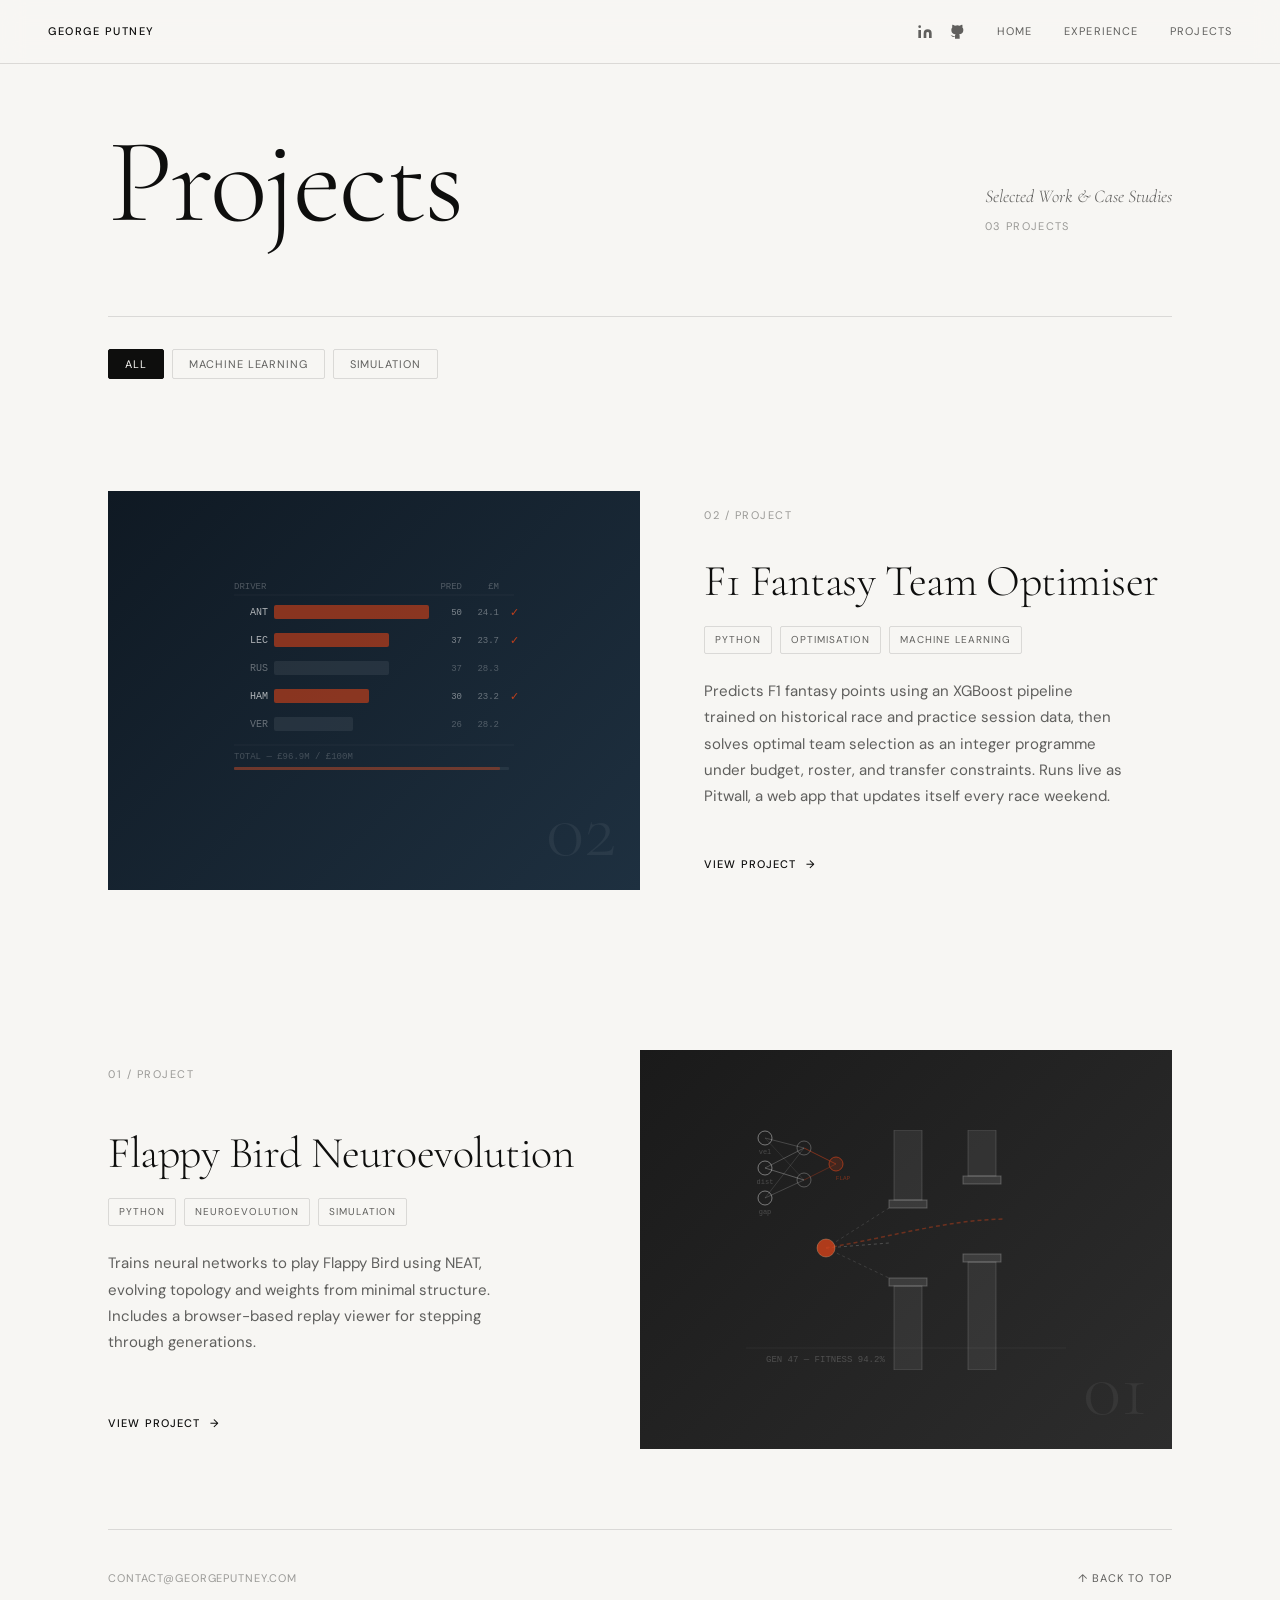
<file: projects/index.html>
<!DOCTYPE html>
<html lang="en">
<head>
<meta charset="UTF-8" />
<meta name="viewport" content="width=device-width, initial-scale=1.0" />
<title>George Putney — Projects</title>
<link rel="preconnect" href="https://fonts.googleapis.com" />
<link rel="preconnect" href="https://fonts.gstatic.com" crossorigin />
<link href="https://fonts.googleapis.com/css2?family=Cormorant+Garamond:ital,wght@0,300;0,400;1,300;1,400&family=DM+Sans:wght@300;400;500&display=swap" rel="stylesheet" />
<link rel="stylesheet" href="../styles.css">
<style>

  /* PROJECTS LIST */
  .projects-list {
    padding-top: 0;
  }

  .project-item {
    display: grid;
    grid-template-columns: 1fr 1fr;
    gap: 0;
    /* border-bottom: 1px solid var(--ink-12); */
    padding: 80px 0;
    opacity: 0;
    transform: translateY(32px);
    transition: opacity 600ms ease, transform 600ms ease;
  }

  .project-item.visible {
    opacity: 1;
    transform: translateY(0);
  }

  .project-item:nth-child(even) .project-visual { order: 2; }
  .project-item:nth-child(even) .project-info  { order: 1; padding-right: 64px; padding-left: 0; }
  .project-item:nth-child(odd)  .project-info  { padding-left: 64px; }

  /* VISUAL */
  .project-visual {
    position: relative;
    overflow: hidden;
    background: var(--ink-12);
  }

  .project-visual-inner {
    aspect-ratio: 4/3;
    width: 100%;
    overflow: hidden;
    position: relative;
  }

  .project-visual-bg {
    width: 100%; height: 100%;
    transition: transform 500ms ease;
    display: flex;
    align-items: center;
    justify-content: center;
  }

  .project-visual:hover .project-visual-bg {
    transform: scale(1.04);
  }

  /* SVG illustrations per project */
  .visual-neat {
    background: linear-gradient(135deg, #1a1a1a 0%, #2d2d2d 100%);
  }
  .visual-rl {
    background: linear-gradient(135deg, #0f1923 0%, #1e3040 100%);
  }
  .visual-nlp {
    background: linear-gradient(135deg, #12091e 0%, #1e1030 100%);
  }
  .visual-tfl {
    background: linear-gradient(135deg, #1e0407 0%, #2d0b0f 100%);
  }
  .visual-rainforest {
    background: linear-gradient(135deg, #121009 0%, #1e1a0e 100%);
  }
  .visual-vis {
    background: linear-gradient(135deg, #111 0%, #222 100%);
  }

  .project-number-overlay {
    position: absolute;
    bottom: 20px; right: 24px;
    font-family: var(--serif);
    font-size: 80px;
    font-weight: 300;
    color: rgba(255,255,255,0.06);
    line-height: 1;
    pointer-events: none;
    user-select: none;
  }

  /* INFO */
  .project-info {
    display: flex;
    flex-direction: column;
    justify-content: space-between;
    padding-top: 16px;
    padding-bottom: 16px;
  }

  .project-meta {
    font-size: 11px;
    letter-spacing: 0.14em;
    text-transform: uppercase;
    color: var(--ink-30);
    margin-bottom: 20px;
  }

  .project-name {
    font-family: var(--serif);
    font-size: clamp(28px, 3.5vw, 44px);
    font-weight: 300;
    line-height: 1.15;
    letter-spacing: -0.01em;
    margin-bottom: 20px;
  }

  .project-tags {
    display: flex;
    flex-wrap: wrap;
    gap: 8px;
    margin-bottom: 24px;
  }

  .project-desc {
    font-size: 15px;
    line-height: 1.75;
    color: var(--ink-60);
    margin-bottom: 36px;
    max-width: 420px;
  }

  .project-link {
    display: inline-flex;
    align-items: center;
    gap: 10px;
    font-size: 11px;
    letter-spacing: 0.1em;
    text-transform: uppercase;
    color: var(--ink);
    text-decoration: none;
    font-weight: 500;
    position: relative;
    width: fit-content;
  }

  .project-link::after {
    content: '';
    position: absolute;
    bottom: -3px; left: 0;
    width: 0; height: 1px;
    background: var(--ink);
    transition: width 300ms ease;
  }
  .project-link:hover::after { width: 100%; }

  .project-link:hover .link-arrow { transform: translateX(5px); }

  /* SVG ILLUSTRATIONS */
  svg { display: block; }

  @media (max-width: 768px) {
    nav { padding: 0 24px; }
    .page { padding: 0 24px; }
    .page-header { padding-top: 96px; flex-direction: column; align-items: flex-start; }
    .project-item { grid-template-columns: 1fr; }
    .project-item:nth-child(even) .project-visual { order: 1; }
    .project-item:nth-child(even) .project-info  { order: 2; padding-left: 0; padding-right: 0; }
    .project-item:nth-child(odd)  .project-info  { padding-left: 0; }
    .project-info { padding-top: 32px !important; }
  }

@media (max-width: 768px) {

  .project-info .project-meta { display: none; }

  /* Stack project items to single column */
  .project-item {
    grid-template-columns: 1fr;
    padding: 48px 0;
  }

  /* Reset all even/odd ordering and padding */
  .project-item:nth-child(even) .project-visual,
  .project-item:nth-child(odd)  .project-visual { order: 1; }

  .project-item:nth-child(even) .project-info,
  .project-item:nth-child(odd)  .project-info {
    order: 2;
    padding-left: 0 !important;
    padding-right: 0 !important;
    padding-top: 24px;
  }

  .project-name {
    font-size: clamp(24px, 6vw, 36px);
  }

  .project-desc {
    max-width: 100%;
  }
}

</style>
</head>
<body>

<div id="nav-placeholder"></div>
<script src="../nav.js"></script>

<div class="page">

  <!-- HEADER -->
  <header class="page-header">
    <div>
      <h1 class="page-title">Projects</h1>
    </div>
    <div>
      <p class="page-subtitle">Selected Work &amp; Case Studies</p>
      <p class="subtitle-count">03 Projects</p>
    </div>
  </header>

  <!-- FILTERS -->
  <div class="filter-bar">
    <button class="filter-btn active" onclick="filterProjects('all', this)">All</button>
    <button class="filter-btn" onclick="filterProjects('ml', this)">Machine Learning</button>
    <button class="filter-btn" onclick="filterProjects('simulation', this)">Simulation</button>
  </div>

  <!-- PROJECTS -->
  <div class="projects-list" id="projects">

    <!-- 02 -->
    <article class="project-item" data-tags="ml simulation">
      <p class="project-meta mobile-only">02 / Project</p>
      <a href="/projects/f1-fantasy-team-optimiser/" class="project-visual">
        <div class="project-visual-inner">
          <div class="project-visual-bg visual-rl">
            <svg width="320" height="240" viewBox="0 0 320 240" fill="none">
              <!-- Header: driver | bar | PRED right@248 | £M right@285 -->
              <text x="20" y="18" fill="rgba(255,255,255,0.25)" font-family="monospace" font-size="9">DRIVER</text>
              <text x="248" y="18" fill="rgba(255,255,255,0.25)" font-family="monospace" font-size="9" text-anchor="end">PRED</text>
              <text x="285" y="18" fill="rgba(255,255,255,0.25)" font-family="monospace" font-size="9" text-anchor="end">£M</text>
              <line x1="20" y1="24" x2="300" y2="24" stroke="rgba(255,255,255,0.08)" stroke-width="0.5"/>
              <!-- ANT — selected, 150 pts, £24.1M -->
              <text x="54" y="44" fill="rgba(255,255,255,0.65)" font-family="monospace" font-size="10" text-anchor="end">ANT</text>
              <rect x="60" y="34" width="155" height="14" fill="rgba(200,64,26,0.65)" rx="2"/>
              <text x="248" y="44" fill="rgba(255,255,255,0.45)" font-family="monospace" font-size="9" text-anchor="end">50</text>
              <text x="285" y="44" fill="rgba(255,255,255,0.35)" font-family="monospace" font-size="9" text-anchor="end">24.1</text>
              <text x="296" y="45" fill="rgba(200,64,26,0.95)" font-family="monospace" font-size="11">✓</text>
              <!-- LEC — selected, 111 pts, £23.7M -->
              <text x="54" y="72" fill="rgba(255,255,255,0.65)" font-family="monospace" font-size="10" text-anchor="end">LEC</text>
              <rect x="60" y="62" width="115" height="14" fill="rgba(200,64,26,0.65)" rx="2"/>
              <text x="248" y="72" fill="rgba(255,255,255,0.45)" font-family="monospace" font-size="9" text-anchor="end">37</text>
              <text x="285" y="72" fill="rgba(255,255,255,0.35)" font-family="monospace" font-size="9" text-anchor="end">23.7</text>
              <text x="296" y="73" fill="rgba(200,64,26,0.95)" font-family="monospace" font-size="11">✓</text>
              <!-- RUS — not selected, 111 pts, £28.3M -->
              <text x="54" y="100" fill="rgba(255,255,255,0.35)" font-family="monospace" font-size="10" text-anchor="end">RUS</text>
              <rect x="60" y="90" width="115" height="14" fill="rgba(255,255,255,0.07)" rx="2"/>
              <text x="248" y="100" fill="rgba(255,255,255,0.25)" font-family="monospace" font-size="9" text-anchor="end">37</text>
              <text x="285" y="100" fill="rgba(255,255,255,0.25)" font-family="monospace" font-size="9" text-anchor="end">28.3</text>
              <!-- HAM — selected, 92 pts, £23.2M -->
              <text x="54" y="128" fill="rgba(255,255,255,0.65)" font-family="monospace" font-size="10" text-anchor="end">HAM</text>
              <rect x="60" y="118" width="95" height="14" fill="rgba(200,64,26,0.65)" rx="2"/>
              <text x="248" y="128" fill="rgba(255,255,255,0.45)" font-family="monospace" font-size="9" text-anchor="end">30</text>
              <text x="285" y="128" fill="rgba(255,255,255,0.35)" font-family="monospace" font-size="9" text-anchor="end">23.2</text>
              <text x="296" y="129" fill="rgba(200,64,26,0.95)" font-family="monospace" font-size="11">✓</text>
              <!-- VER — not selected, 77 pts, £28.2M -->
              <text x="54" y="156" fill="rgba(255,255,255,0.35)" font-family="monospace" font-size="10" text-anchor="end">VER</text>
              <rect x="60" y="146" width="79" height="14" fill="rgba(255,255,255,0.07)" rx="2"/>
              <text x="248" y="156" fill="rgba(255,255,255,0.25)" font-family="monospace" font-size="9" text-anchor="end">26</text>
              <text x="285" y="156" fill="rgba(255,255,255,0.25)" font-family="monospace" font-size="9" text-anchor="end">28.2</text>
              <!-- Budget bar -->
              <line x1="20" y1="174" x2="300" y2="174" stroke="rgba(255,255,255,0.08)" stroke-width="0.5"/>
              <text x="20" y="188" fill="rgba(255,255,255,0.2)" font-family="monospace" font-size="9">TOTAL — £96.9M / £100M</text>
              <rect x="20" y="196" width="275" height="3" fill="rgba(255,255,255,0.06)" rx="1"/>
              <rect x="20" y="196" width="266" height="3" fill="rgba(200,64,26,0.45)" rx="1"/>
            </svg>
            <div class="project-number-overlay">02</div>
          </div>
        </div>
      </a>
      <div class="project-info">
        <p class="project-meta">02 / Project</p>
        <div>
          <h2 class="project-name">F1 Fantasy Team Optimiser</h2>
          <div class="project-tags">
            <span class="tag">Python</span>
            <span class="tag">Optimisation</span>
            <span class="tag">Machine Learning</span>
          </div>
          <p class="project-desc">Predicts F1 fantasy points using an XGBoost pipeline trained on historical race and practice session data, then solves optimal team selection as an integer programme under budget, roster, and transfer constraints. Runs live as Pitwall, a web app that updates itself every race weekend.</p>
        </div>
        <a href="/projects/f1-fantasy-team-optimiser/" class="project-link">View Project <span class="link-arrow">→</span></a>
      </div>
    </article>

    <!-- 01 -->
    <article class="project-item" data-tags="ml simulation">
      <p class="project-meta mobile-only">01 / Project</p>
      <a href="/projects/flappy-bird-neuroevolution/" class="project-visual">
        <div class="project-visual-inner">
          <div class="project-visual-bg visual-neat">
            <svg width="320" height="240" viewBox="0 0 320 240" fill="none">
              <!-- Pipe 1: body ends, THEN cap flush at end, gap y=78–148 -->
              <rect x="148" y="0"   width="28" height="70" fill="rgba(255,255,255,0.07)" stroke="rgba(255,255,255,0.14)" stroke-width="1"/>
              <rect x="143" y="70"  width="38" height="8"  fill="rgba(255,255,255,0.11)" stroke="rgba(255,255,255,0.22)" stroke-width="1"/>
              <rect x="143" y="148" width="38" height="8"  fill="rgba(255,255,255,0.11)" stroke="rgba(255,255,255,0.22)" stroke-width="1"/>
              <rect x="148" y="156" width="28" height="84" fill="rgba(255,255,255,0.07)" stroke="rgba(255,255,255,0.14)" stroke-width="1"/>
              <!-- Pipe 2: body ends, THEN cap flush at end, gap y=54–124 -->
              <rect x="222" y="0"   width="28" height="46" fill="rgba(255,255,255,0.07)" stroke="rgba(255,255,255,0.14)" stroke-width="1"/>
              <rect x="217" y="46"  width="38" height="8"  fill="rgba(255,255,255,0.11)" stroke="rgba(255,255,255,0.22)" stroke-width="1"/>
              <rect x="217" y="124" width="38" height="8"  fill="rgba(255,255,255,0.11)" stroke="rgba(255,255,255,0.22)" stroke-width="1"/>
              <rect x="222" y="132" width="28" height="108" fill="rgba(255,255,255,0.07)" stroke="rgba(255,255,255,0.14)" stroke-width="1"/>
              <!-- Sensor rays from bird to pipe 1 gap edges -->
              <line x1="80" y1="118" x2="143" y2="78"  stroke="rgba(255,255,255,0.12)" stroke-width="1" stroke-dasharray="3,3"/>
              <line x1="80" y1="118" x2="143" y2="148" stroke="rgba(255,255,255,0.12)" stroke-width="1" stroke-dasharray="3,3"/>
              <line x1="80" y1="118" x2="143" y2="113" stroke="rgba(255,255,255,0.2)"  stroke-width="1" stroke-dasharray="3,3"/>
              <!-- Trajectory arc through both gaps -->
              <path d="M 80,118 C 140,108 200,90 258,89" stroke="rgba(200,64,26,0.45)" stroke-width="1.5" stroke-dasharray="4,3" fill="none"/>
              <!-- Bird -->
              <circle cx="80" cy="118" r="9" fill="rgba(200,64,26,0.85)"/>
              <circle cx="80" cy="118" r="9" stroke="rgba(255,200,150,0.3)" stroke-width="1" fill="none"/>
              <!-- Ground -->
              <line x1="0" y1="218" x2="320" y2="218" stroke="rgba(255,255,255,0.05)" stroke-width="1"/>
              <!-- Neural network — top-left corner, clear of pipes -->
              <!-- Input→hidden connections -->
              <line x1="19" y1="08"  x2="58" y2="18"  stroke="rgba(255,255,255,0.18)" stroke-width="1"/>
              <line x1="19" y1="08"  x2="58" y2="50"  stroke="rgba(255,255,255,0.08)" stroke-width="1"/>
              <line x1="19" y1="38"  x2="58" y2="18"  stroke="rgba(255,255,255,0.22)" stroke-width="1"/>
              <line x1="19" y1="38"  x2="58" y2="50"  stroke="rgba(255,255,255,0.28)" stroke-width="1"/>
              <line x1="19" y1="68"  x2="58" y2="18"  stroke="rgba(255,255,255,0.12)" stroke-width="1"/>
              <line x1="19" y1="68"  x2="58" y2="50"  stroke="rgba(255,255,255,0.18)" stroke-width="1"/>
              <!-- Hidden→output connections -->
              <line x1="58" y1="18"  x2="90" y2="34"  stroke="rgba(200,64,26,0.55)" stroke-width="1"/>
              <line x1="58" y1="50"  x2="90" y2="34"  stroke="rgba(200,64,26,0.35)" stroke-width="1"/>
              <!-- Input nodes -->
              <circle cx="19" cy="08"  r="7" fill="none" stroke="rgba(255,255,255,0.4)" stroke-width="1"/>
              <circle cx="19" cy="38"  r="7" fill="none" stroke="rgba(255,255,255,0.4)" stroke-width="1"/>
              <circle cx="19" cy="68"  r="7" fill="none" stroke="rgba(255,255,255,0.4)" stroke-width="1"/>
              <!-- Hidden nodes -->
              <circle cx="58" cy="18"  r="7" fill="none" stroke="rgba(255,255,255,0.25)" stroke-width="1"/>
              <circle cx="58" cy="50"  r="7" fill="none" stroke="rgba(255,255,255,0.25)" stroke-width="1"/>
              <!-- Output node -->
              <circle cx="90" cy="34"  r="7" fill="rgba(200,64,26,0.2)" stroke="rgba(200,64,26,0.7)" stroke-width="1"/>
              <!-- Labels below each node -->
              <text x="19" y="24"  fill="rgba(255,255,255,0.2)" font-family="monospace" font-size="7" text-anchor="middle">vel</text>
              <text x="19" y="54"  fill="rgba(255,255,255,0.2)" font-family="monospace" font-size="7" text-anchor="middle">dist</text>
              <text x="19" y="84" fill="rgba(255,255,255,0.2)" font-family="monospace" font-size="7" text-anchor="middle">gap</text>
              <text x="97" y="50"  fill="rgba(200,64,26,0.55)" font-family="monospace" font-size="6" text-anchor="middle">FLAP</text>
              <!-- Footer -->
              <text x="20" y="232" fill="rgba(255,255,255,0.2)" font-family="monospace" font-size="9">GEN 47 — FITNESS 94.2%</text>
            </svg>
            <div class="project-number-overlay">01</div>
          </div>
        </div>
      </a>
      <div class="project-info">
        <p class="project-meta">01 / Project</p>
        <div>
          <h2 class="project-name">Flappy Bird Neuroevolution</h2>
          <div class="project-tags">
            <span class="tag">Python</span>
            <span class="tag">Neuroevolution</span>
            <span class="tag">Simulation</span>
          </div>
          <p class="project-desc">Trains neural networks to play Flappy Bird using NEAT, evolving topology and weights from minimal structure. Includes a browser-based replay viewer for stepping through generations.</p>
        </div>
        <a href="/projects/flappy-bird-neuroevolution/" class="project-link">View Project <span class="link-arrow">→</span></a>
      </div>
    </article>

    <!-- HIDDEN: Generative Music Sequencer (commented out 2026-05-01)
    <article class="project-item" data-tags="nlp ml">
      <p class="project-meta mobile-only">03 / Project</p>
      <a href="/projects" class="project-visual">
        <div class="project-visual-inner">
          <div class="project-visual-bg visual-nlp">
            <svg width="320" height="240" viewBox="0 0 320 240" fill="none">
              <text x="30" y="59"  fill="rgba(255,255,255,0.3)" font-size="9" font-family="monospace" text-anchor="end">C5</text>
              <text x="30" y="89"  fill="rgba(255,255,255,0.3)" font-size="9" font-family="monospace" text-anchor="end">A4</text>
              <text x="30" y="119" fill="rgba(255,255,255,0.3)" font-size="9" font-family="monospace" text-anchor="end">F4</text>
              <text x="30" y="149" fill="rgba(255,255,255,0.3)" font-size="9" font-family="monospace" text-anchor="end">C4</text>
              <g stroke="rgba(255,255,255,0.08)" stroke-width="1">
                <line x1="34" y1="40" x2="34" y2="160"/><line x1="67" y1="40" x2="67" y2="160"/>
                <line x1="100" y1="40" x2="100" y2="160"/><line x1="133" y1="40" x2="133" y2="160"/>
                <line x1="166" y1="40" x2="166" y2="160"/><line x1="199" y1="40" x2="199" y2="160"/>
                <line x1="232" y1="40" x2="232" y2="160"/><line x1="265" y1="40" x2="265" y2="160"/>
                <line x1="298" y1="40" x2="298" y2="160"/>
                <line x1="34" y1="40" x2="298" y2="40"/><line x1="34" y1="70" x2="298" y2="70"/>
                <line x1="34" y1="100" x2="298" y2="100"/><line x1="34" y1="130" x2="298" y2="130"/>
                <line x1="34" y1="160" x2="298" y2="160"/>
              </g>
              <rect x="133" y="40" width="33" height="120" fill="rgba(255,255,255,0.06)"/>
              <rect x="35"  y="41" width="31" height="28" fill="rgba(200,64,26,0.75)" rx="1"/>
              <rect x="167" y="41" width="31" height="28" fill="rgba(200,64,26,0.55)" rx="1"/>
              <rect x="101" y="71" width="31" height="28" fill="rgba(200,64,26,0.65)" rx="1"/>
              <rect x="233" y="71" width="31" height="28" fill="rgba(200,64,26,0.8)"  rx="1"/>
              <rect x="68"  y="101" width="31" height="28" fill="rgba(200,64,26,0.6)" rx="1"/>
              <rect x="167" y="101" width="31" height="28" fill="rgba(200,64,26,0.7)" rx="1"/>
              <rect x="266" y="101" width="31" height="28" fill="rgba(200,64,26,0.5)" rx="1"/>
              <rect x="35"  y="131" width="31" height="28" fill="rgba(200,64,26,0.9)" rx="1"/>
              <rect x="101" y="131" width="31" height="28" fill="rgba(200,64,26,0.4)" rx="1"/>
              <rect x="233" y="131" width="31" height="28" fill="rgba(200,64,26,0.65)" rx="1"/>
              <text x="50"  y="34" fill="rgba(255,255,255,0.2)" font-size="8" font-family="monospace" text-anchor="middle">1</text>
              <text x="83"  y="34" fill="rgba(255,255,255,0.2)" font-size="8" font-family="monospace" text-anchor="middle">2</text>
              <text x="116" y="34" fill="rgba(255,255,255,0.2)" font-size="8" font-family="monospace" text-anchor="middle">3</text>
              <text x="149" y="34" fill="rgba(255,255,255,0.4)" font-size="8" font-family="monospace" text-anchor="middle">4</text>
              <text x="182" y="34" fill="rgba(255,255,255,0.2)" font-size="8" font-family="monospace" text-anchor="middle">5</text>
              <text x="215" y="34" fill="rgba(255,255,255,0.2)" font-size="8" font-family="monospace" text-anchor="middle">6</text>
              <text x="248" y="34" fill="rgba(255,255,255,0.2)" font-size="8" font-family="monospace" text-anchor="middle">7</text>
              <text x="281" y="34" fill="rgba(255,255,255,0.2)" font-size="8" font-family="monospace" text-anchor="middle">8</text>
              <text x="20" y="215" fill="rgba(255,255,255,0.2)" font-family="monospace" font-size="10">MARKOV CHAIN - ORDER 2</text>
              <text x="20" y="228" fill="rgba(255,255,255,0.2)" font-family="monospace" font-size="10">BPM 120 - STEP 4/8</text>
            </svg>
            <div class="project-number-overlay">03</div>
          </div>
        </div>
      </a>
      <div class="project-info">
        <p class="project-meta">03 / Project</p>
        <div>
          <h2 class="project-name">Generative Music Sequencer</h2>
          <div class="project-tags">
            <span class="tag">JavaScript</span>
            <span class="tag">Markov Chains</span>
            <span class="tag">Web Audio</span>
          </div>
          <p class="project-desc">A browser-based procedural music sequencer that uses Markov chains to generate melodic patterns. Features a visual step-sequencer interface with real-time waveform visualisation and MIDI export capabilities.</p>
        </div>
        <a href="/projects" class="project-link">View Project <span class="link-arrow">→</span></a>
      </div>
    </article>
    END HIDDEN -->

    <template> <!-- 03 - Rainforest Soundscape - uncomment when ready -->
    <article class="project-item" data-tags="ml">
      <p class="project-meta mobile-only">03 / Project</p>
      <a href="/projects/rainforest-soundscape-monitor/" class="project-visual">
        <div class="project-visual-inner">
          <div class="project-visual-bg visual-rainforest">
            <svg width="320" height="240" viewBox="0 0 320 240" fill="none">
              <!-- Header -->
              <text x="20" y="18" fill="rgba(255,255,255,0.25)" font-family="monospace" font-size="8">SOUNDSCAPE ANALYSIS</text>
              <line x1="20" y1="24" x2="300" y2="24" stroke="rgba(255,255,255,0.07)" stroke-width="0.5"/>
              <!-- Freq labels -->
              <text x="48" y="46" fill="rgba(255,255,255,0.2)" font-family="monospace" font-size="6.5" text-anchor="end">8kHz</text>
              <text x="48" y="65" fill="rgba(255,255,255,0.2)" font-family="monospace" font-size="6.5" text-anchor="end">4kHz</text>
              <text x="48" y="84" fill="rgba(255,255,255,0.2)" font-family="monospace" font-size="6.5" text-anchor="end">2kHz</text>
              <text x="48" y="103" fill="rgba(255,255,255,0.2)" font-family="monospace" font-size="6.5" text-anchor="end">500Hz</text>
              <!-- Spectrogram — 8kHz row (bird calls, high activity) -->
              <rect x="52" y="36" width="29" height="14" fill="rgba(200,100,40,0.15)" rx="1"/>
              <rect x="85" y="36" width="29" height="14" fill="rgba(200,100,40,0.60)" rx="1"/>
              <rect x="118" y="36" width="29" height="14" fill="rgba(200,100,40,0.35)" rx="1"/>
              <rect x="151" y="36" width="29" height="14" fill="rgba(200,100,40,0.75)" rx="1"/>
              <rect x="184" y="36" width="29" height="14" fill="rgba(200,100,40,0.25)" rx="1"/>
              <rect x="217" y="36" width="29" height="14" fill="rgba(200,100,40,0.65)" rx="1"/>
              <rect x="250" y="36" width="29" height="14" fill="rgba(200,100,40,0.45)" rx="1"/>
              <!-- 4kHz row (high biophony) -->
              <rect x="52" y="54" width="29" height="14" fill="rgba(200,100,40,0.45)" rx="1"/>
              <rect x="85" y="54" width="29" height="14" fill="rgba(200,100,40,0.85)" rx="1"/>
              <rect x="118" y="54" width="29" height="14" fill="rgba(200,100,40,0.60)" rx="1"/>
              <rect x="151" y="54" width="29" height="14" fill="rgba(200,100,40,0.90)" rx="1"/>
              <rect x="184" y="54" width="29" height="14" fill="rgba(200,100,40,0.55)" rx="1"/>
              <rect x="217" y="54" width="29" height="14" fill="rgba(200,100,40,0.80)" rx="1"/>
              <rect x="250" y="54" width="29" height="14" fill="rgba(200,100,40,0.65)" rx="1"/>
              <!-- 2kHz row (medium biophony) -->
              <rect x="52" y="72" width="29" height="14" fill="rgba(200,100,40,0.55)" rx="1"/>
              <rect x="85" y="72" width="29" height="14" fill="rgba(200,100,40,0.45)" rx="1"/>
              <rect x="118" y="72" width="29" height="14" fill="rgba(200,100,40,0.80)" rx="1"/>
              <rect x="151" y="72" width="29" height="14" fill="rgba(200,100,40,0.40)" rx="1"/>
              <rect x="184" y="72" width="29" height="14" fill="rgba(200,100,40,0.70)" rx="1"/>
              <rect x="217" y="72" width="29" height="14" fill="rgba(200,100,40,0.50)" rx="1"/>
              <rect x="250" y="72" width="29" height="14" fill="rgba(200,100,40,0.75)" rx="1"/>
              <!-- 500Hz row (minimal anthropophony) -->
              <rect x="52" y="90" width="29" height="14" fill="rgba(255,255,255,0.04)" rx="1"/>
              <rect x="85" y="90" width="29" height="14" fill="rgba(255,255,255,0.03)" rx="1"/>
              <rect x="118" y="90" width="29" height="14" fill="rgba(255,255,255,0.05)" rx="1"/>
              <rect x="151" y="90" width="29" height="14" fill="rgba(255,255,255,0.03)" rx="1"/>
              <rect x="184" y="90" width="29" height="14" fill="rgba(255,255,255,0.06)" rx="1"/>
              <rect x="217" y="90" width="29" height="14" fill="rgba(255,255,255,0.03)" rx="1"/>
              <rect x="250" y="90" width="29" height="14" fill="rgba(255,255,255,0.04)" rx="1"/>
              <line x1="20" y1="116" x2="300" y2="116" stroke="rgba(255,255,255,0.06)" stroke-width="0.5"/>
              <!-- Acoustic indices -->
              <text x="20" y="130" fill="rgba(255,255,255,0.25)" font-family="monospace" font-size="8">ACI</text>
              <rect x="52" y="122" width="180" height="7" fill="rgba(255,255,255,0.05)" rx="1"/>
              <rect x="52" y="122" width="155" height="7" fill="rgba(200,100,40,0.50)" rx="1"/>
              <text x="240" y="129" fill="rgba(255,255,255,0.3)" font-family="monospace" font-size="7">86.2</text>
              <text x="20" y="148" fill="rgba(255,255,255,0.25)" font-family="monospace" font-size="8">BI</text>
              <rect x="52" y="140" width="180" height="7" fill="rgba(255,255,255,0.05)" rx="1"/>
              <rect x="52" y="140" width="132" height="7" fill="rgba(200,100,40,0.40)" rx="1"/>
              <text x="240" y="147" fill="rgba(255,255,255,0.3)" font-family="monospace" font-size="7">73.4</text>
              <text x="20" y="166" fill="rgba(255,255,255,0.25)" font-family="monospace" font-size="8">NDSI</text>
              <rect x="52" y="158" width="180" height="7" fill="rgba(255,255,255,0.05)" rx="1"/>
              <rect x="52" y="158" width="163" height="7" fill="rgba(200,100,40,0.45)" rx="1"/>
              <text x="240" y="165" fill="rgba(255,255,255,0.3)" font-family="monospace" font-size="7">90.7</text>
              <line x1="20" y1="180" x2="300" y2="180" stroke="rgba(255,255,255,0.06)" stroke-width="0.5"/>
              <!-- Health score -->
              <text x="20" y="198" fill="rgba(255,255,255,0.2)" font-family="monospace" font-size="8">ECOSYSTEM HEALTH</text>
              <text x="300" y="206" fill="rgba(220,140,60,0.9)" font-family="monospace" font-size="22" text-anchor="end">78</text>
              <text x="300" y="220" fill="rgba(255,255,255,0.2)" font-family="monospace" font-size="8" text-anchor="end">/ 100</text>
              <!-- Footer -->
              <text x="20" y="232" fill="rgba(255,255,255,0.15)" font-family="monospace" font-size="8">RFCX DATASET — 30s CLIP</text>
            </svg>
            <div class="project-number-overlay">03</div>
          </div>
        </div>
      </a>
      <div class="project-info">
        <p class="project-meta">03 / Project</p>
        <div>
          <h2 class="project-name">Rainforest Soundscape Health Monitor</h2>
          <div class="project-tags">
            <span class="tag">Python</span>
            <span class="tag">PyTorch</span>
            <span class="tag">Audio ML</span>
            <span class="tag">torchaudio</span>
          </div>
          <p class="project-desc">Analyses 30-second rainforest recordings to produce a 0–100 ecosystem health score, combining acoustic indices (ACI, BI, NDSI) with a PyTorch model trained on the Rainforest Connection dataset.</p>
        </div>
        <a href="/projects/rainforest-soundscape-monitor/" class="project-link">View Project <span class="link-arrow">→</span></a>
      </div>
    </article>
    </template>

  </div><!-- /projects -->

  <!-- FOOTER -->
  <div id="footer-placeholder"></div>
  <script src="../footer.js"></script>

</div><!-- /page -->

<script>
  // Intersection Observer for scroll-in animation
  const items = document.querySelectorAll('.project-item');
  const observer = new IntersectionObserver(entries => {
    entries.forEach(e => {
      if (e.isIntersecting) {
        e.target.classList.add('visible');
        observer.unobserve(e.target);
      }
    });
  }, { threshold: 0.12, rootMargin: '0px 0px -60px 0px' });

  items.forEach((item, i) => {
    item.style.transitionDelay = `${i * 80}ms`;
    observer.observe(item);
  });

  // Filter
  function filterProjects(tag, btn) {
    document.querySelectorAll('.filter-btn').forEach(b => b.classList.remove('active'));
    btn.classList.add('active');

    items.forEach(item => {
      const tags = item.dataset.tags || '';
      const show = tag === 'all' || tags.includes(tag);
      item.style.display = show ? 'grid' : 'none';
    });
  }
</script>
</body>
</html>
</file>
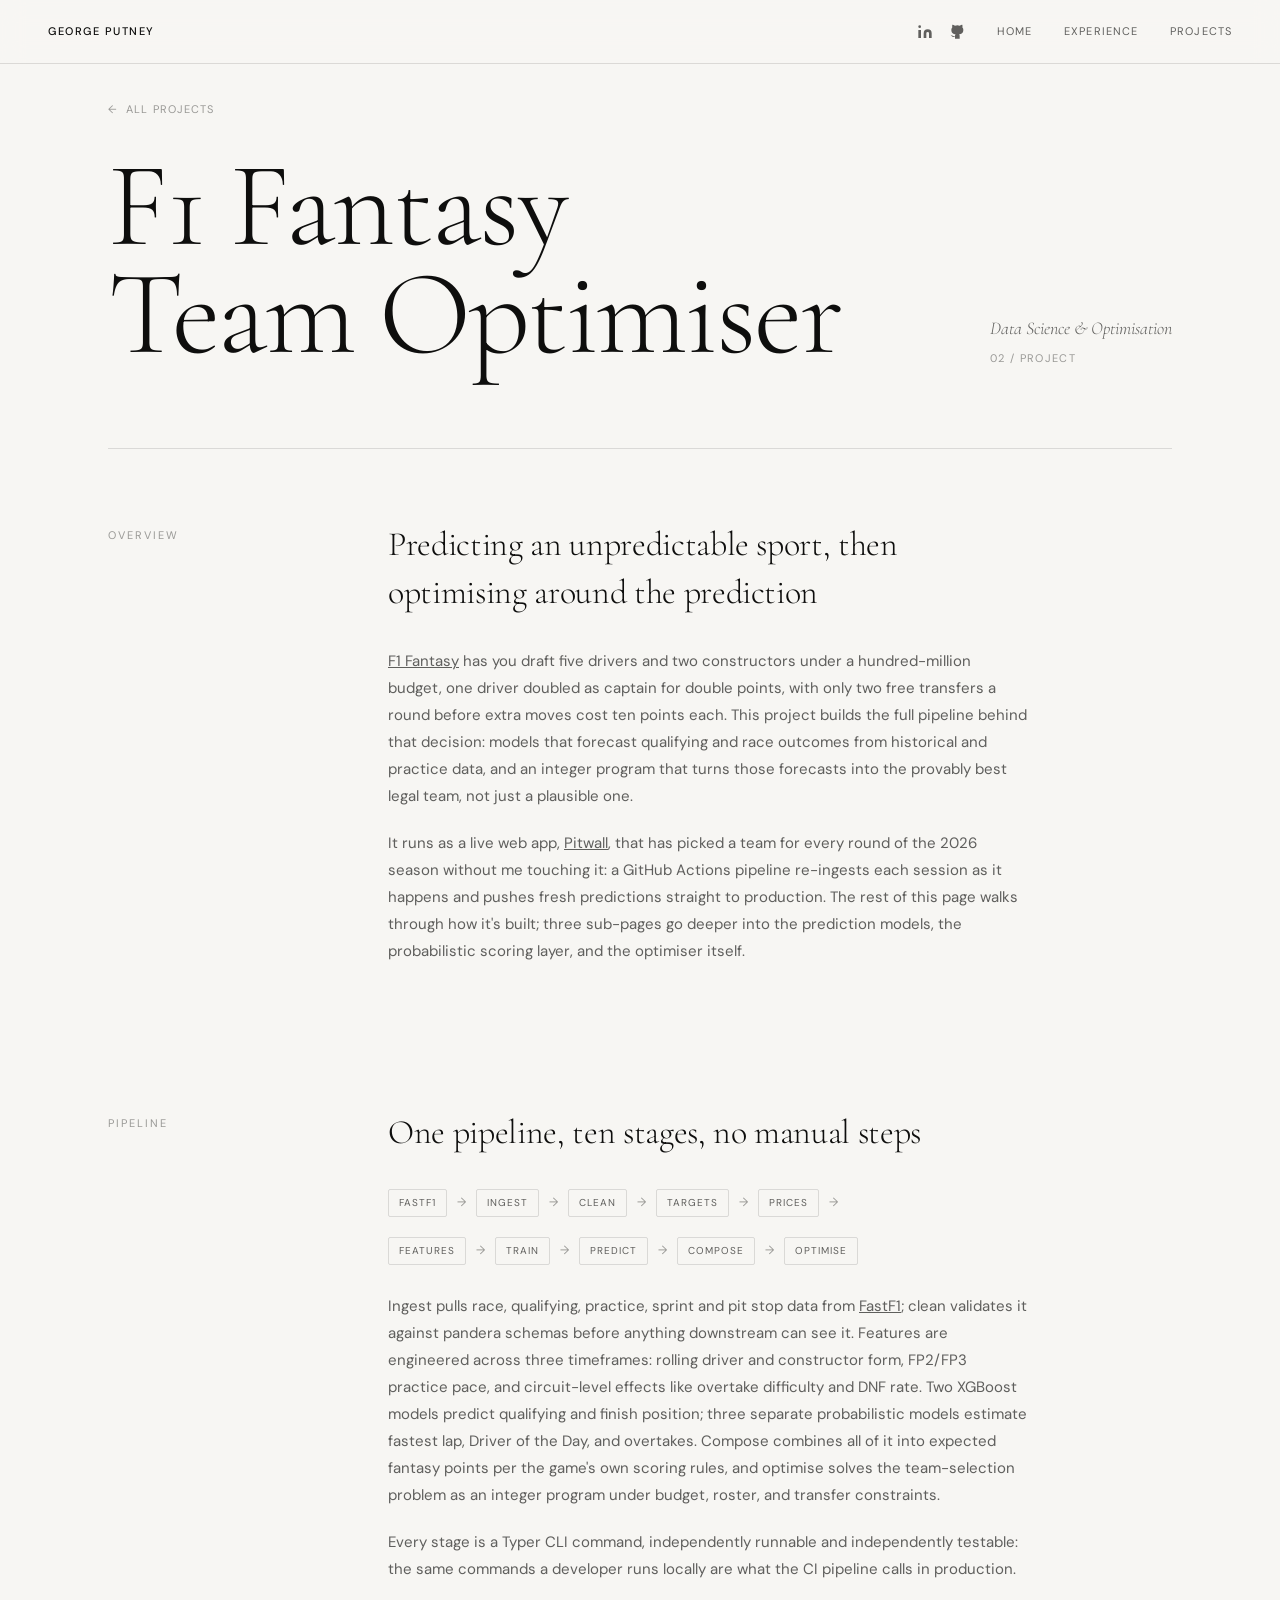
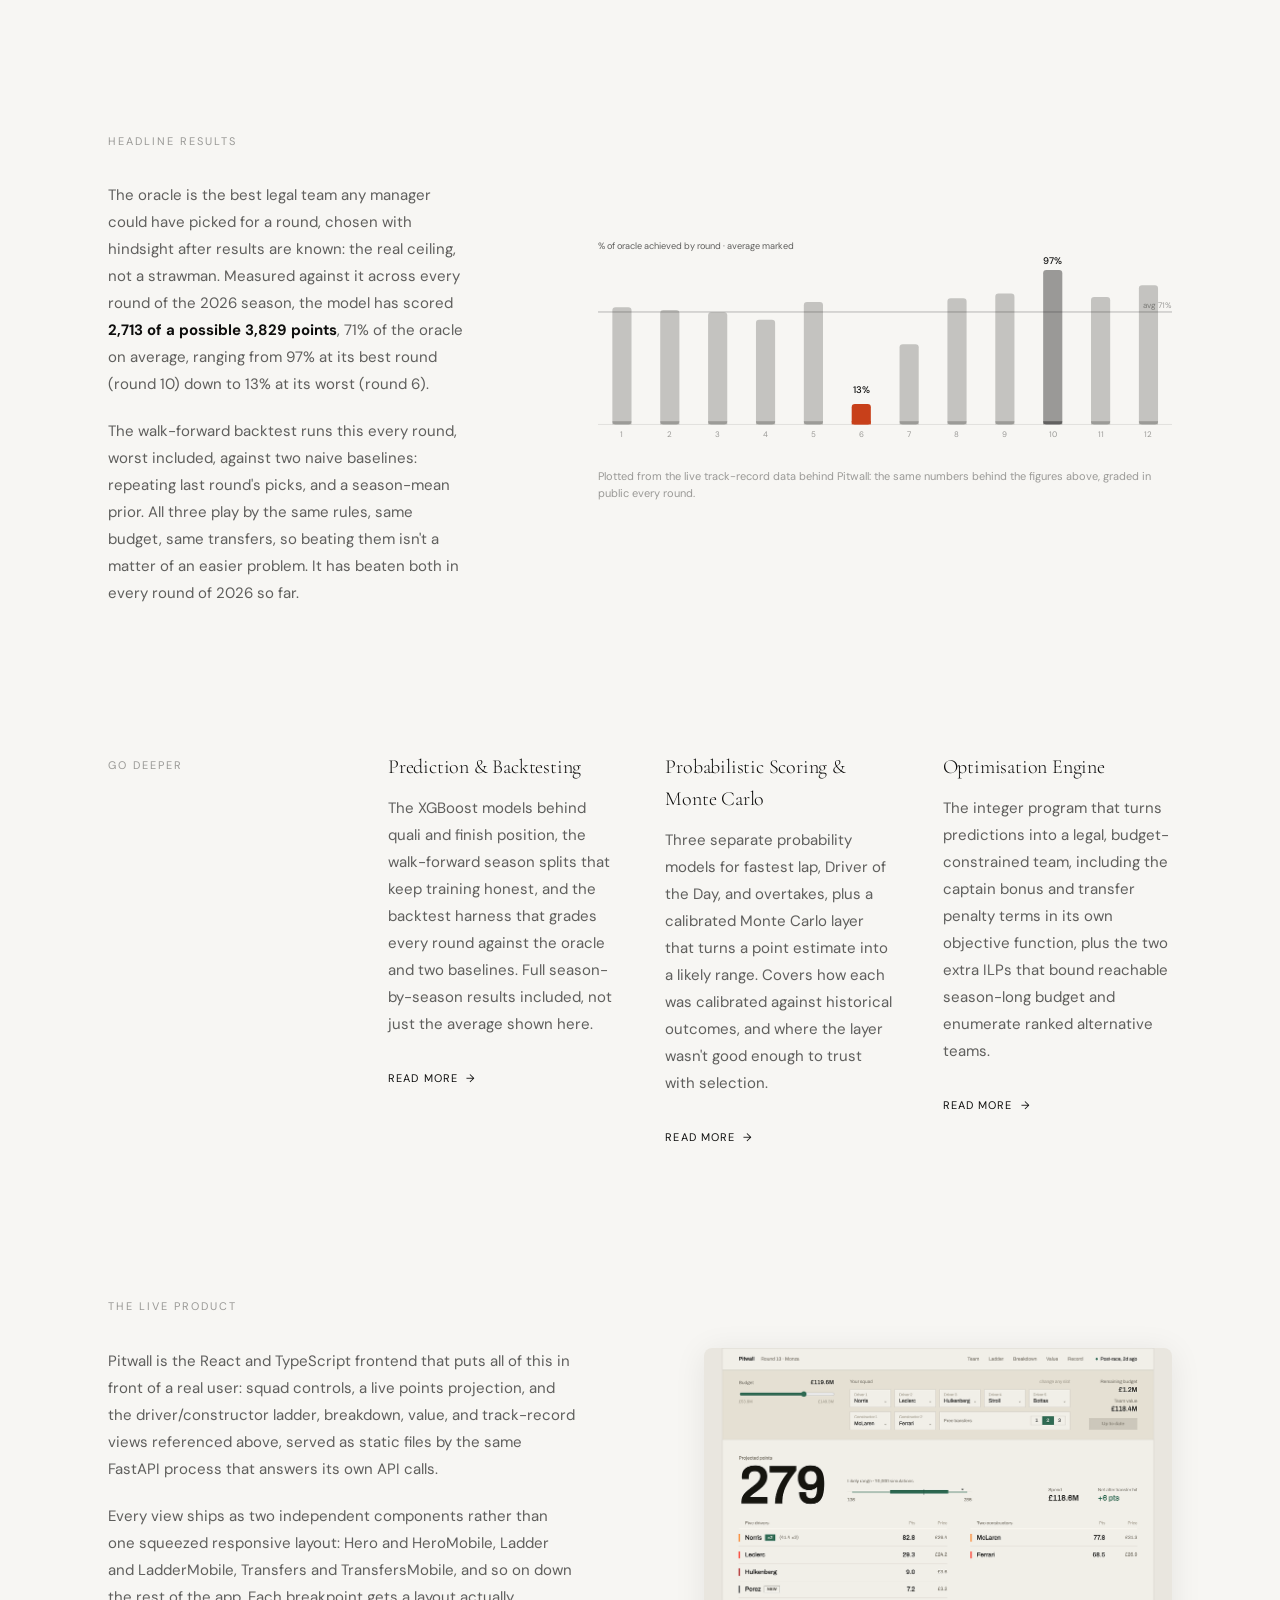
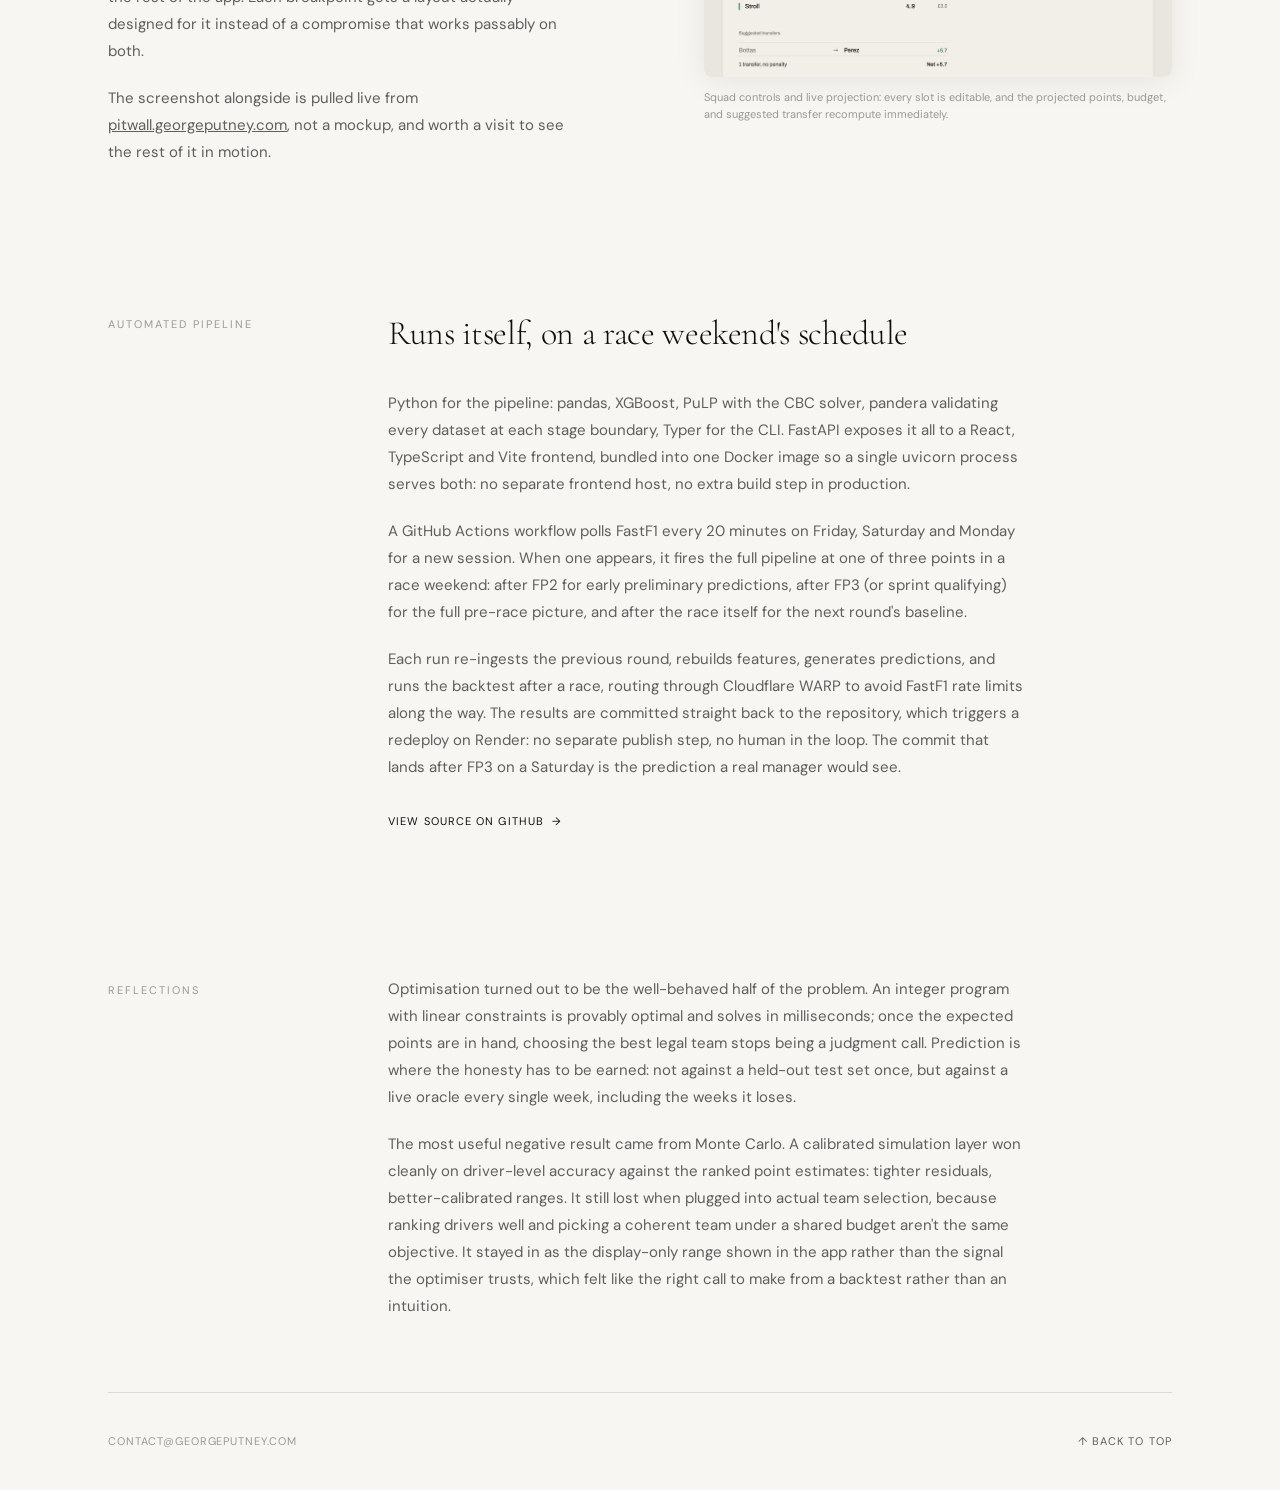
<file: projects/f1-fantasy-team-optimiser/index.html>
<!DOCTYPE html>
<html lang="en">
<head>
<meta charset="UTF-8" />
<meta name="viewport" content="width=device-width, initial-scale=1.0" />
<title>F1 Fantasy Team Optimiser — George Putney</title>
<link rel="preconnect" href="https://fonts.googleapis.com" />
<link rel="preconnect" href="https://fonts.gstatic.com" crossorigin />
<link href="https://fonts.googleapis.com/css2?family=Cormorant+Garamond:ital,wght@0,300;0,400;1,300;1,400&family=DM+Sans:wght@300;400;500&display=swap" rel="stylesheet" />
<link rel="stylesheet" href="../../styles.css" />
<style>

  /* screenshot frame - same shadow/radius language as flappy's viewer-shell */
  .shot-frame {
    border-radius: 8px;
    overflow: hidden;
    box-shadow: 0 4px 32px rgba(14,14,13,0.08);
  }
  .shot-frame img {
    display: block;
    width: 100%;
    height: auto;
  }
  .shot-caption {
    font-size: 11px;
    color: var(--ink-30);
    margin-top: 12px;
    line-height: 1.5;
  }

  /* ── RESULTS CHART (native SVG, built from live backtest data) ── */
  .results-chart-wrap {
    position: relative;
    background: var(--bg);
  }

  .results-chart {
    display: block;
    width: 100%;
    height: auto;
    background: var(--bg);
  }

  .rc-col {
    --bar-color: rgba(14, 14, 13, 0.22);
  }
  .rc-col.is-worst {
    --bar-color: var(--accent);
  }
  .rc-col.is-best {
    --bar-color: rgba(14, 14, 13, 0.4);
  }
  .rc-bar, .rc-bar-cap {
    fill: var(--bar-color);
  }
  .rc-avg-line {
    stroke: rgba(14, 14, 13, 0.35);
    stroke-width: 1;
  }
  .rc-baseline {
    stroke: var(--ink-12);
    stroke-width: 1;
  }
  .rc-title-label {
    font: 400 11.5px var(--sans);
    fill: var(--ink-60);
  }
  .rc-axis-label {
    font: 400 10px var(--sans);
    fill: var(--ink-30);
  }
  .rc-value-label {
    font: 500 12px var(--sans);
    fill: var(--ink);
  }
  .rc-avg-label {
    font: 400 10px var(--sans);
    fill: var(--ink-30);
  }

  /* SVG text scales with the whole chart, so on a narrow mobile column the
     same "px" values render much smaller than they would in plain HTML -
     bump them here to compensate. */
  @media (max-width: 640px) {
    .rc-title-label { font-size: 24px; }
    .rc-axis-label { font-size: 20px; }
    .rc-value-label { font-size: 26px; }
    .rc-avg-label { font-size: 20px; }
  }

  .sr-only {
    position: absolute;
    width: 1px; height: 1px;
    padding: 0; margin: -1px;
    overflow: hidden;
    clip: rect(0, 0, 0, 0);
    white-space: nowrap;
    border: 0;
  }

  /* ── PIPELINE DIAGRAM (reuses the site's existing .tag pill) ── */
  .pipeline-flow {
    display: flex;
    flex-wrap: wrap;
    align-items: center;
    gap: 10px 0;
    margin-bottom: 28px;
  }

  .pipeline-arrow {
    color: var(--ink-30);
    padding: 0 10px;
    font-size: 12px;
  }

  .pipeline-break {
    flex-basis: 100%;
    height: 0;
  }

  /* Below 960px, stop relying on flex-wrap to happen to land on a 5+5 split
     (it doesn't, reliably, across real devices/fonts) - force exactly 5
     columns so the two rows are structurally guaranteed rather than a
     matter of what fits. */
  @media (max-width: 960px) {
    .pipeline-flow {
      display: grid;
      grid-template-columns: repeat(5, 1fr);
      gap: 8px;
    }
    .pipeline-arrow,
    .pipeline-break {
      display: none;
    }
    .pipeline-flow .tag {
      text-align: center;
      padding: 8px 4px;
      font-size: 9px;
      letter-spacing: 0.02em;
    }
  }

  /* ── WIDE VISUAL (results chart needs more room than a 1:1 split gives it) ── */
  .section-pair--wide-visual {
    grid-template-columns: 2fr 3fr;
    grid-template-rows: auto 1fr;
  }
  .section-pair--wide-visual > .section-label {
    grid-column: 1;
    grid-row: 1;
  }
  .section-pair--wide-visual .section-text {
    grid-column: 1;
    grid-row: 2;
  }
  .section-pair--wide-visual .section-visual {
    grid-column: 2;
    grid-row: 1 / 3;
    display: flex;
    flex-direction: column;
    justify-content: center;
    height: 100%;
  }

  @media (max-width: 960px) {
    .section-pair--wide-visual {
      grid-template-columns: 1fr;
      grid-template-rows: auto;
    }
    .section-pair--wide-visual > .section-label,
    .section-pair--wide-visual .section-text,
    .section-pair--wide-visual .section-visual {
      grid-column: 1;
      grid-row: auto;
    }
    .section-pair--wide-visual .section-visual {
      display: block;
      height: auto;
      justify-content: flex-start;
    }
  }

  /* ── CHALLENGES-STYLE GRID additions (base grid rules now shared in styles.css) ── */
  .challenges-grid .narrative-section p {
    margin-bottom: 0;
  }

  .challenges-grid .deeper-title {
    font-family: var(--serif);
    font-size: 20px;
    font-weight: 300;
    letter-spacing: -0.01em;
    margin-bottom: 12px;
  }

</style>
</head>
<body>

<div id="nav-placeholder"></div>
<script src="../../nav.js"></script>

<div class="page">

  <!-- HERO -->
  <div class="back-link-wrapper">
    <a href="/projects/" class="back-link"><span class="back-arrow">←</span> All Projects</a>
  </div>
  <header class="page-header project-page-header">
    <div>
      <h1 class="page-title">F1 Fantasy<br/>Team Optimiser</h1>
    </div>
    <div>
      <p class="page-subtitle">Data Science &amp; Optimisation</p>
      <p class="subtitle-count">02 / Project</p>
    </div>
  </header>

  <!-- OVERVIEW -->
  <div class="built-section fade-up">
    <p class="section-label">Overview</p>
    <div class="built-body">
      <h2 class="about-statement">Predicting an unpredictable sport, then optimising around the prediction</h2>
      <p class="about-text"><a href="https://fantasy.formula1.com/en/game-rules" style="color: inherit;" target="_blank" rel="noopener">F1 Fantasy</a> has you draft five drivers and two constructors under a hundred-million budget, one driver doubled as captain for double points, with only two free transfers a round before extra moves cost ten points each. This project builds the full pipeline behind that decision: models that forecast qualifying and race outcomes from historical and practice data, and an integer program that turns those forecasts into the provably best legal team, not just a plausible one.</p>
      <p class="about-text">It runs as a live web app, <a href="https://pitwall.georgeputney.com" style="color: inherit;" target="_blank" rel="noopener">Pitwall</a>, that has picked a team for every round of the 2026 season without me touching it: a GitHub Actions pipeline re-ingests each session as it happens and pushes fresh predictions straight to production. The rest of this page walks through how it's built; three sub-pages go deeper into the prediction models, the probabilistic scoring layer, and the optimiser itself.</p>
    </div>
  </div>

  <!-- PIPELINE -->
  <div class="built-section fade-up">
    <p class="section-label">Pipeline</p>
    <div class="built-body">
      <h2 class="about-statement">One pipeline, ten stages, no manual steps</h2>
      <div class="pipeline-flow">
        <span class="tag">FastF1</span><span class="pipeline-arrow">→</span>
        <span class="tag">Ingest</span><span class="pipeline-arrow">→</span>
        <span class="tag">Clean</span><span class="pipeline-arrow">→</span>
        <span class="tag">Targets</span><span class="pipeline-arrow">→</span>
        <span class="tag">Prices</span><span class="pipeline-arrow">→</span>
        <div class="pipeline-break"></div>
        <span class="tag">Features</span><span class="pipeline-arrow">→</span>
        <span class="tag">Train</span><span class="pipeline-arrow">→</span>
        <span class="tag">Predict</span><span class="pipeline-arrow">→</span>
        <span class="tag">Compose</span><span class="pipeline-arrow">→</span>
        <span class="tag">Optimise</span>
      </div>
      <p class="about-text">Ingest pulls race, qualifying, practice, sprint and pit stop data from <a href="https://github.com/theOehrly/Fast-F1" style="color: inherit;" target="_blank" rel="noopener">FastF1</a>; clean validates it against pandera schemas before anything downstream can see it. Features are engineered across three timeframes: rolling driver and constructor form, FP2/FP3 practice pace, and circuit-level effects like overtake difficulty and DNF rate. Two XGBoost models predict qualifying and finish position; three separate probabilistic models estimate fastest lap, Driver of the Day, and overtakes. Compose combines all of it into expected fantasy points per the game's own scoring rules, and optimise solves the team-selection problem as an integer program under budget, roster, and transfer constraints.</p>
      <p class="about-text">Every stage is a Typer CLI command, independently runnable and independently testable: the same commands a developer runs locally are what the CI pipeline calls in production.</p>
    </div>
  </div>

  <!-- HEADLINE RESULTS -->
  <div class="section-pair section-pair--wide-visual fade-up">
    <p class="section-label">Headline results</p>
    <div class="section-text">
      <div class="narrative-section">
        <p>The oracle is the best legal team any manager could have picked for a round, chosen with hindsight after results are known: the real ceiling, not a strawman. Measured against it across every round of the 2026 season, the model has scored <strong style="color: var(--ink);">2,713 of a possible 3,829 points</strong>, 71% of the oracle on average, ranging from 97% at its best round (round 10) down to 13% at its worst (round 6).</p>
        <p>The walk-forward backtest runs this every round, worst included, against two naive baselines: repeating last round's picks, and a season-mean prior. All three play by the same rules, same budget, same transfers, so beating them isn't a matter of an easier problem. It has beaten both in every round of 2026 so far.</p>
      </div>
    </div>
    <div class="section-visual">
      <div class="results-chart-wrap">
        <svg class="results-chart" viewBox="0 0 720 280" role="img" aria-labelledby="rcTitle">
          <title id="rcTitle">Percent of oracle points achieved by round, 2026 season</title>
          <text x="0" y="20" class="rc-title-label">% of oracle achieved by round · average marked</text>

          <line x1="0" y1="99" x2="720" y2="99" class="rc-avg-line" />
          <text x="720" y="94" text-anchor="end" class="rc-avg-label">avg 71%</text>
          <line x1="0" y1="240" x2="720" y2="240" class="rc-baseline" />

          <text x="330" y="200" text-anchor="middle" class="rc-value-label">13%</text>
          <text x="570" y="38.3" text-anchor="middle" class="rc-value-label">97%</text>

          <g class="rc-col">
            <rect class="rc-bar" x="18" y="93.1" width="24" height="146.9" rx="4" ry="4" />
            <rect class="rc-bar-cap" x="18" y="235.9" width="24" height="4" />
            <text x="30" y="256" text-anchor="middle" class="rc-axis-label">1</text>
          </g>
          <g class="rc-col">
            <rect class="rc-bar" x="78" y="96.5" width="24" height="143.5" rx="4" ry="4" />
            <rect class="rc-bar-cap" x="78" y="235.9" width="24" height="4" />
            <text x="90" y="256" text-anchor="middle" class="rc-axis-label">2</text>
          </g>
          <g class="rc-col">
            <rect class="rc-bar" x="138" y="99.3" width="24" height="140.7" rx="4" ry="4" />
            <rect class="rc-bar-cap" x="138" y="235.9" width="24" height="4" />
            <text x="150" y="256" text-anchor="middle" class="rc-axis-label">3</text>
          </g>
          <g class="rc-col">
            <rect class="rc-bar" x="198" y="108.8" width="24" height="131.2" rx="4" ry="4" />
            <rect class="rc-bar-cap" x="198" y="235.9" width="24" height="4" />
            <text x="210" y="256" text-anchor="middle" class="rc-axis-label">4</text>
          </g>
          <g class="rc-col">
            <rect class="rc-bar" x="258" y="86.5" width="24" height="153.5" rx="4" ry="4" />
            <rect class="rc-bar-cap" x="258" y="235.9" width="24" height="4" />
            <text x="270" y="256" text-anchor="middle" class="rc-axis-label">5</text>
          </g>
          <g class="rc-col is-worst">
            <rect class="rc-bar" x="318" y="214.4" width="24" height="25.6" rx="4" ry="4" />
            <rect class="rc-bar-cap" x="318" y="235.9" width="24" height="4" />
            <text x="330" y="256" text-anchor="middle" class="rc-axis-label">6</text>
          </g>
          <g class="rc-col">
            <rect class="rc-bar" x="378" y="139.3" width="24" height="100.7" rx="4" ry="4" />
            <rect class="rc-bar-cap" x="378" y="235.9" width="24" height="4" />
            <text x="390" y="256" text-anchor="middle" class="rc-axis-label">7</text>
          </g>
          <g class="rc-col">
            <rect class="rc-bar" x="438" y="81.9" width="24" height="158.1" rx="4" ry="4" />
            <rect class="rc-bar-cap" x="438" y="235.9" width="24" height="4" />
            <text x="450" y="256" text-anchor="middle" class="rc-axis-label">8</text>
          </g>
          <g class="rc-col">
            <rect class="rc-bar" x="498" y="75.8" width="24" height="164.2" rx="4" ry="4" />
            <rect class="rc-bar-cap" x="498" y="235.9" width="24" height="4" />
            <text x="510" y="256" text-anchor="middle" class="rc-axis-label">9</text>
          </g>
          <g class="rc-col is-best">
            <rect class="rc-bar" x="558" y="46.3" width="24" height="193.7" rx="4" ry="4" />
            <rect class="rc-bar-cap" x="558" y="235.9" width="24" height="4" />
            <text x="570" y="256" text-anchor="middle" class="rc-axis-label">10</text>
          </g>
          <g class="rc-col">
            <rect class="rc-bar" x="618" y="80.3" width="24" height="159.7" rx="4" ry="4" />
            <rect class="rc-bar-cap" x="618" y="235.9" width="24" height="4" />
            <text x="630" y="256" text-anchor="middle" class="rc-axis-label">11</text>
          </g>
          <g class="rc-col">
            <rect class="rc-bar" x="678" y="65.6" width="24" height="174.4" rx="4" ry="4" />
            <rect class="rc-bar-cap" x="678" y="235.9" width="24" height="4" />
            <text x="690" y="256" text-anchor="middle" class="rc-axis-label">12</text>
          </g>
        </svg>
        <ul class="sr-only">
          <li>Round 1: 73%</li><li>Round 2: 72%</li><li>Round 3: 70%</li><li>Round 4: 66%</li>
          <li>Round 5: 77%</li><li>Round 6: 13%, worst round</li><li>Round 7: 50%</li><li>Round 8: 79%</li>
          <li>Round 9: 82%</li><li>Round 10: 97%, best round</li><li>Round 11: 80%</li><li>Round 12: 87%</li>
        </ul>
      </div>
      <p class="shot-caption">Plotted from the live track-record data behind Pitwall: the same numbers behind the figures above, graded in public every round.</p>
    </div>
  </div>

  <!-- GO DEEPER -->
  <div class="built-section fade-up">
    <p class="section-label">Go deeper</p>
    <div class="built-body" style="max-width: 100%;">
      <div class="challenges-grid">

        <div class="narrative-section">
          <h3 class="deeper-title">Prediction &amp; Backtesting</h3>
          <p>The XGBoost models behind quali and finish position, the walk-forward season splits that keep training honest, and the backtest harness that grades every round against the oracle and two baselines. Full season-by-season results included, not just the average shown here.</p>
          <a href="/projects/f1-fantasy-team-optimiser/prediction-and-backtesting/" class="source-link">Read more <span class="link-arrow">→</span></a>
        </div>

        <div class="narrative-section">
          <h3 class="deeper-title">Probabilistic Scoring &amp; Monte Carlo</h3>
          <p>Three separate probability models for fastest lap, Driver of the Day, and overtakes, plus a calibrated Monte Carlo layer that turns a point estimate into a likely range. Covers how each was calibrated against historical outcomes, and where the layer wasn't good enough to trust with selection.</p>
          <a href="/projects/f1-fantasy-team-optimiser/probabilistic-scoring-and-monte-carlo/" class="source-link">Read more <span class="link-arrow">→</span></a>
        </div>

        <div class="narrative-section">
          <h3 class="deeper-title">Optimisation Engine</h3>
          <p>The integer program that turns predictions into a legal, budget-constrained team, including the captain bonus and transfer penalty terms in its own objective function, plus the two extra ILPs that bound reachable season-long budget and enumerate ranked alternative teams.</p>
          <a href="/projects/f1-fantasy-team-optimiser/optimisation-engine/" class="source-link">Read more <span class="link-arrow">→</span></a>
        </div>

      </div>
    </div>
  </div>

  <!-- LIVE PRODUCT -->
  <div class="section-pair section-pair--equal fade-up">
    <p class="section-label">The live product</p>
    <div class="section-text">
      <div class="narrative-section">
        <p>Pitwall is the React and TypeScript frontend that puts all of this in front of a real user: squad controls, a live points projection, and the driver/constructor ladder, breakdown, value, and track-record views referenced above, served as static files by the same FastAPI process that answers its own API calls.</p>
        <p>Every view ships as two independent components rather than one squeezed responsive layout: Hero and HeroMobile, Ladder and LadderMobile, Transfers and TransfersMobile, and so on down the rest of the app. Each breakpoint gets a layout actually designed for it instead of a compromise that works passably on both.</p>
        <p>The screenshot alongside is pulled live from <a href="https://pitwall.georgeputney.com" style="color: inherit;" target="_blank" rel="noopener">pitwall.georgeputney.com</a>, not a mockup, and worth a visit to see the rest of it in motion.</p>
      </div>
    </div>
    <div class="section-visual">
      <div class="shot-frame">
        <img src="pitwall-hero.png" width="1280" height="900" alt="Pitwall squad controls and live points projection" />
      </div>
      <p class="shot-caption">Squad controls and live projection: every slot is editable, and the projected points, budget, and suggested transfer recompute immediately.</p>
    </div>
  </div>

  <!-- AUTOMATED PIPELINE -->
  <div class="built-section fade-up">
    <p class="section-label">Automated pipeline</p>
    <div class="built-body">
      <h2 class="about-statement">Runs itself, on a race weekend's schedule</h2>
      <p class="about-text">Python for the pipeline: pandas, XGBoost, PuLP with the CBC solver, pandera validating every dataset at each stage boundary, Typer for the CLI. FastAPI exposes it all to a React, TypeScript and Vite frontend, bundled into one Docker image so a single uvicorn process serves both: no separate frontend host, no extra build step in production.</p>
      <p class="about-text">A GitHub Actions workflow polls FastF1 every 20 minutes on Friday, Saturday and Monday for a new session. When one appears, it fires the full pipeline at one of three points in a race weekend: after FP2 for early preliminary predictions, after FP3 (or sprint qualifying) for the full pre-race picture, and after the race itself for the next round's baseline.</p>
      <p class="about-text">Each run re-ingests the previous round, rebuilds features, generates predictions, and runs the backtest after a race, routing through Cloudflare WARP to avoid FastF1 rate limits along the way. The results are committed straight back to the repository, which triggers a redeploy on Render: no separate publish step, no human in the loop. The commit that lands after FP3 on a Saturday is the prediction a real manager would see.</p>
      <a href="https://github.com/georgeputney/f1-fantasy-team-optimiser" class="source-link" target="_blank" rel="noopener noreferrer">
        View Source on GitHub <span class="link-arrow">→</span>
      </a>
    </div>
  </div>

  <!-- REFLECTIONS -->
  <div class="built-section fade-up">
    <p class="section-label">Reflections</p>
    <div class="built-body">
      <p class="about-text">Optimisation turned out to be the well-behaved half of the problem. An integer program with linear constraints is provably optimal and solves in milliseconds; once the expected points are in hand, choosing the best legal team stops being a judgment call. Prediction is where the honesty has to be earned: not against a held-out test set once, but against a live oracle every single week, including the weeks it loses.</p>
      <p class="about-text">The most useful negative result came from Monte Carlo. A calibrated simulation layer won cleanly on driver-level accuracy against the ranked point estimates: tighter residuals, better-calibrated ranges. It still lost when plugged into actual team selection, because ranking drivers well and picking a coherent team under a shared budget aren't the same objective. It stayed in as the display-only range shown in the app rather than the signal the optimiser trusts, which felt like the right call to make from a backtest rather than an intuition.</p>
    </div>
  </div>

  <div id="footer-placeholder"></div>

</div>
<script src="../../footer.js"></script>

<script>
  (() => {
    const fadeEls = document.querySelectorAll('.fade-up');
    const observer = new IntersectionObserver(entries => {
      entries.forEach(e => {
        if (e.isIntersecting) {
          e.target.classList.add('visible');
          observer.unobserve(e.target);
        }
      });
    }, { threshold: 0.1, rootMargin: '0px 0px -40px 0px' });
    fadeEls.forEach(el => observer.observe(el));
  })();
</script>
</body>
</html>
</file>
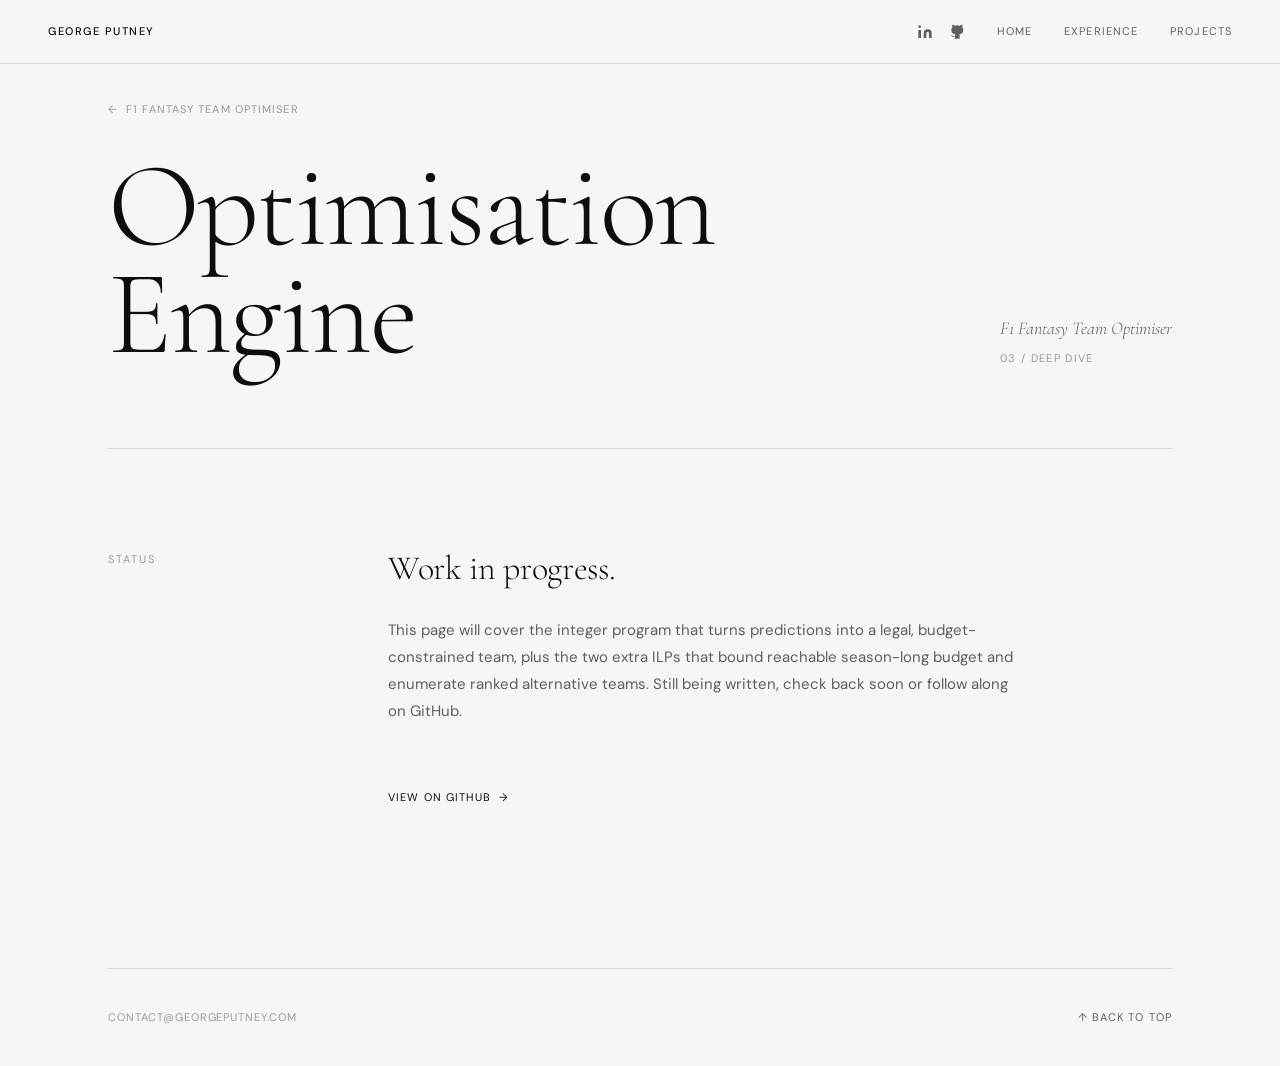
<file: projects/f1-fantasy-team-optimiser/optimisation-engine/index.html>
<!DOCTYPE html>
<html lang="en">
<head>
<meta charset="UTF-8" />
<meta name="viewport" content="width=device-width, initial-scale=1.0" />
<title>Optimisation Engine — George Putney</title>
<link rel="preconnect" href="https://fonts.googleapis.com" />
<link rel="preconnect" href="https://fonts.gstatic.com" crossorigin />
<link href="https://fonts.googleapis.com/css2?family=Cormorant+Garamond:ital,wght@0,300;0,400;1,300;1,400&family=DM+Sans:wght@300;400;500&display=swap" rel="stylesheet" />
<link rel="stylesheet" href="../../../styles.css" />
<style>

  .back-link-wrapper {
    padding-top: 96px;
  }

  .back-link {
    display: inline-flex;
    align-items: center;
    gap: 8px;
    font-size: 11px;
    letter-spacing: 0.1em;
    text-transform: uppercase;
    color: var(--ink-30);
    text-decoration: none;
    transition: color 250ms ease;
  }
  .back-link:hover { color: var(--ink); }
  .back-link .back-arrow { display: inline-block; transition: transform 250ms ease; }
  .back-link:hover .back-arrow { transform: translateX(-4px); }

  .project-page-header {
    padding-top: 32px;
  }

  .wip-section {
    padding: 96px 0 160px;
    display: grid;
    grid-template-columns: 200px 1fr;
    gap: 0 80px;
    align-items: start;
  }

  .wip-body {
    max-width: 640px;
  }

  .wip-body .about-statement {
    font-family: var(--serif);
    font-size: clamp(22px, 2.8vw, 34px);
    font-weight: 300;
    line-height: 1.4;
    letter-spacing: -0.01em;
    margin-bottom: 24px;
  }

  .wip-body .about-text {
    font-size: 15px;
    line-height: 1.8;
    color: var(--ink-60);
    margin-bottom: 32px;
  }

  .source-link {
    display: inline-flex;
    align-items: center;
    gap: 8px;
    font-size: 11px;
    letter-spacing: 0.1em;
    text-transform: uppercase;
    color: var(--ink);
    text-decoration: none;
    position: relative;
  }
  .source-link::after {
    content: '';
    position: absolute;
    bottom: -3px; left: 0;
    width: 0; height: 1px;
    background: var(--ink);
    transition: width 300ms ease;
  }
  .source-link:hover::after { width: 100%; }
  .source-link:hover .link-arrow { transform: translateX(4px); }
  .link-arrow { display: inline-block; transition: transform 250ms ease; }

  @media (max-width: 960px) {
    .back-link-wrapper { padding-top: 72px; }
    .wip-section {
      grid-template-columns: 1fr;
      gap: 24px 0;
      padding: 48px 0 96px;
    }
  }

</style>
</head>
<body>

<div id="nav-placeholder"></div>
<script src="../../../nav.js"></script>

<div class="page">

  <div class="back-link-wrapper">
    <a href="/projects/f1-fantasy-team-optimiser/" class="back-link"><span class="back-arrow">←</span> F1 Fantasy Team Optimiser</a>
  </div>
  <header class="page-header project-page-header">
    <div>
      <h1 class="page-title">Optimisation<br/>Engine</h1>
    </div>
    <div>
      <p class="page-subtitle">F1 Fantasy Team Optimiser</p>
      <p class="subtitle-count">03 / Deep Dive</p>
    </div>
  </header>

  <div class="wip-section fade-up">
    <p class="section-label">Status</p>
    <div class="wip-body">
      <h2 class="about-statement">Work in progress.</h2>
      <p class="about-text">This page will cover the integer program that turns predictions into a legal, budget-constrained team, plus the two extra ILPs that bound reachable season-long budget and enumerate ranked alternative teams. Still being written, check back soon or follow along on GitHub.</p>
      <a href="https://github.com/georgeputney/f1-fantasy-team-optimiser" class="source-link" target="_blank" rel="noopener noreferrer">
        View on GitHub <span class="link-arrow">→</span>
      </a>
    </div>
  </div>

  <div id="footer-placeholder"></div>

</div>
<script src="../../../footer.js"></script>

<script>
  (() => {
    const fadeEls = document.querySelectorAll('.fade-up');
    const observer = new IntersectionObserver(entries => {
      entries.forEach(e => {
        if (e.isIntersecting) {
          e.target.classList.add('visible');
          observer.unobserve(e.target);
        }
      });
    }, { threshold: 0.1, rootMargin: '0px 0px -40px 0px' });
    fadeEls.forEach(el => observer.observe(el));
  })();
</script>
</body>
</html>
</file>
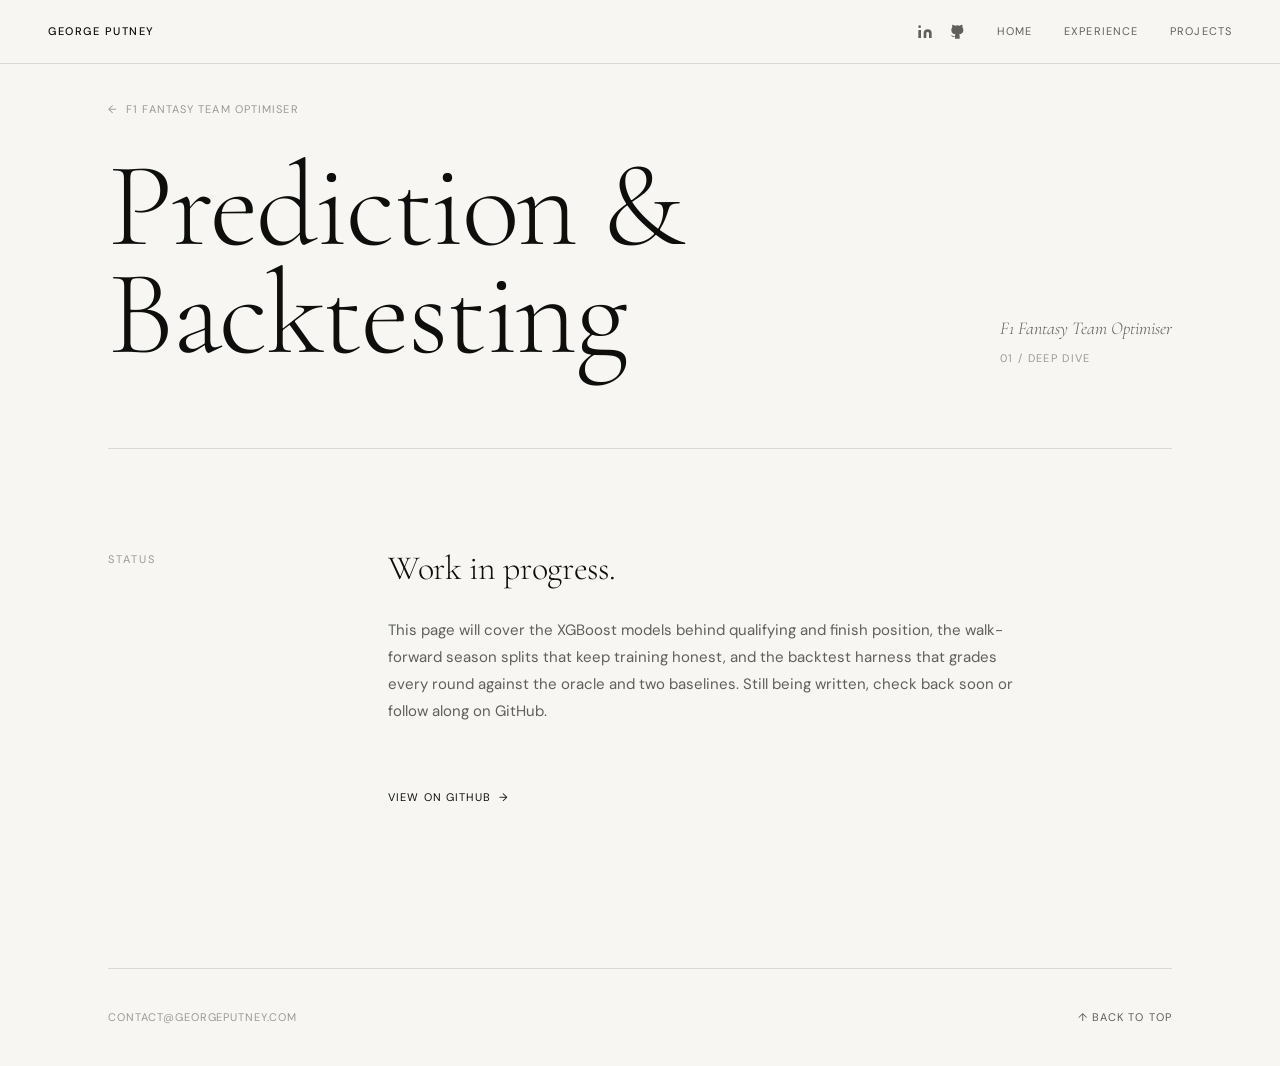
<file: projects/f1-fantasy-team-optimiser/prediction-and-backtesting/index.html>
<!DOCTYPE html>
<html lang="en">
<head>
<meta charset="UTF-8" />
<meta name="viewport" content="width=device-width, initial-scale=1.0" />
<title>Prediction & Backtesting — George Putney</title>
<link rel="preconnect" href="https://fonts.googleapis.com" />
<link rel="preconnect" href="https://fonts.gstatic.com" crossorigin />
<link href="https://fonts.googleapis.com/css2?family=Cormorant+Garamond:ital,wght@0,300;0,400;1,300;1,400&family=DM+Sans:wght@300;400;500&display=swap" rel="stylesheet" />
<link rel="stylesheet" href="../../../styles.css" />
<style>

  .back-link-wrapper {
    padding-top: 96px;
  }

  .back-link {
    display: inline-flex;
    align-items: center;
    gap: 8px;
    font-size: 11px;
    letter-spacing: 0.1em;
    text-transform: uppercase;
    color: var(--ink-30);
    text-decoration: none;
    transition: color 250ms ease;
  }
  .back-link:hover { color: var(--ink); }
  .back-link .back-arrow { display: inline-block; transition: transform 250ms ease; }
  .back-link:hover .back-arrow { transform: translateX(-4px); }

  .project-page-header {
    padding-top: 32px;
  }

  .wip-section {
    padding: 96px 0 160px;
    display: grid;
    grid-template-columns: 200px 1fr;
    gap: 0 80px;
    align-items: start;
  }

  .wip-body {
    max-width: 640px;
  }

  .wip-body .about-statement {
    font-family: var(--serif);
    font-size: clamp(22px, 2.8vw, 34px);
    font-weight: 300;
    line-height: 1.4;
    letter-spacing: -0.01em;
    margin-bottom: 24px;
  }

  .wip-body .about-text {
    font-size: 15px;
    line-height: 1.8;
    color: var(--ink-60);
    margin-bottom: 32px;
  }

  .source-link {
    display: inline-flex;
    align-items: center;
    gap: 8px;
    font-size: 11px;
    letter-spacing: 0.1em;
    text-transform: uppercase;
    color: var(--ink);
    text-decoration: none;
    position: relative;
  }
  .source-link::after {
    content: '';
    position: absolute;
    bottom: -3px; left: 0;
    width: 0; height: 1px;
    background: var(--ink);
    transition: width 300ms ease;
  }
  .source-link:hover::after { width: 100%; }
  .source-link:hover .link-arrow { transform: translateX(4px); }
  .link-arrow { display: inline-block; transition: transform 250ms ease; }

  @media (max-width: 960px) {
    .back-link-wrapper { padding-top: 72px; }
    .wip-section {
      grid-template-columns: 1fr;
      gap: 24px 0;
      padding: 48px 0 96px;
    }
  }

</style>
</head>
<body>

<div id="nav-placeholder"></div>
<script src="../../../nav.js"></script>

<div class="page">

  <div class="back-link-wrapper">
    <a href="/projects/f1-fantasy-team-optimiser/" class="back-link"><span class="back-arrow">←</span> F1 Fantasy Team Optimiser</a>
  </div>
  <header class="page-header project-page-header">
    <div>
      <h1 class="page-title">Prediction &amp;<br/>Backtesting</h1>
    </div>
    <div>
      <p class="page-subtitle">F1 Fantasy Team Optimiser</p>
      <p class="subtitle-count">01 / Deep Dive</p>
    </div>
  </header>

  <div class="wip-section fade-up">
    <p class="section-label">Status</p>
    <div class="wip-body">
      <h2 class="about-statement">Work in progress.</h2>
      <p class="about-text">This page will cover the XGBoost models behind qualifying and finish position, the walk-forward season splits that keep training honest, and the backtest harness that grades every round against the oracle and two baselines. Still being written, check back soon or follow along on GitHub.</p>
      <a href="https://github.com/georgeputney/f1-fantasy-team-optimiser" class="source-link" target="_blank" rel="noopener noreferrer">
        View on GitHub <span class="link-arrow">→</span>
      </a>
    </div>
  </div>

  <div id="footer-placeholder"></div>

</div>
<script src="../../../footer.js"></script>

<script>
  (() => {
    const fadeEls = document.querySelectorAll('.fade-up');
    const observer = new IntersectionObserver(entries => {
      entries.forEach(e => {
        if (e.isIntersecting) {
          e.target.classList.add('visible');
          observer.unobserve(e.target);
        }
      });
    }, { threshold: 0.1, rootMargin: '0px 0px -40px 0px' });
    fadeEls.forEach(el => observer.observe(el));
  })();
</script>
</body>
</html>
</file>
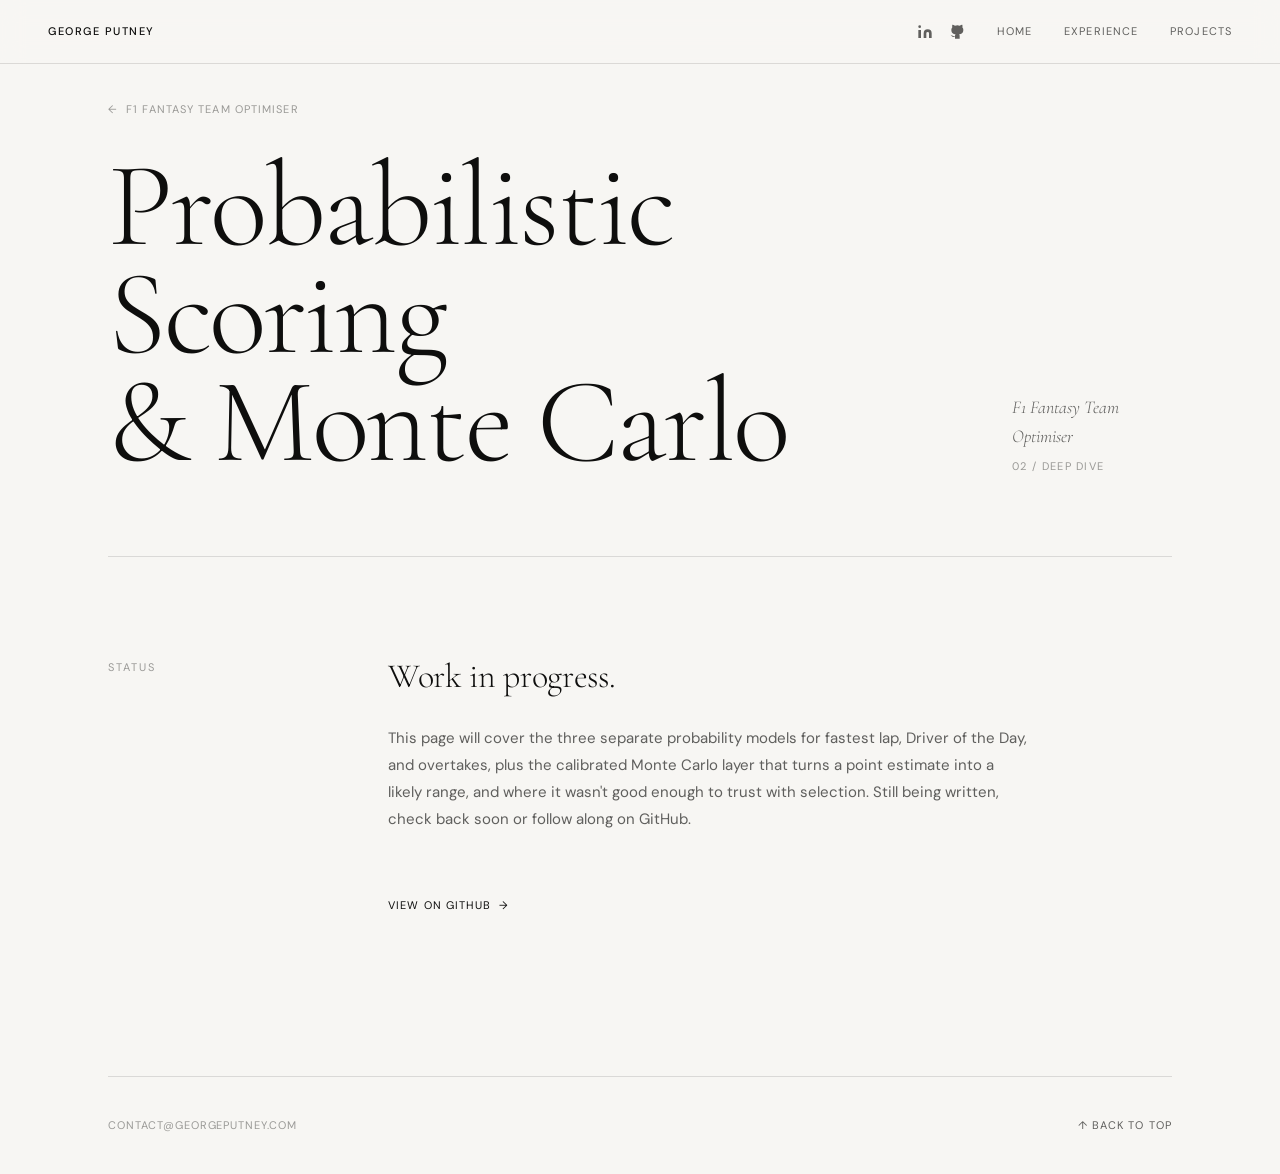
<file: projects/f1-fantasy-team-optimiser/probabilistic-scoring-and-monte-carlo/index.html>
<!DOCTYPE html>
<html lang="en">
<head>
<meta charset="UTF-8" />
<meta name="viewport" content="width=device-width, initial-scale=1.0" />
<title>Probabilistic Scoring & Monte Carlo — George Putney</title>
<link rel="preconnect" href="https://fonts.googleapis.com" />
<link rel="preconnect" href="https://fonts.gstatic.com" crossorigin />
<link href="https://fonts.googleapis.com/css2?family=Cormorant+Garamond:ital,wght@0,300;0,400;1,300;1,400&family=DM+Sans:wght@300;400;500&display=swap" rel="stylesheet" />
<link rel="stylesheet" href="../../../styles.css" />
<style>

  .back-link-wrapper {
    padding-top: 96px;
  }

  .back-link {
    display: inline-flex;
    align-items: center;
    gap: 8px;
    font-size: 11px;
    letter-spacing: 0.1em;
    text-transform: uppercase;
    color: var(--ink-30);
    text-decoration: none;
    transition: color 250ms ease;
  }
  .back-link:hover { color: var(--ink); }
  .back-link .back-arrow { display: inline-block; transition: transform 250ms ease; }
  .back-link:hover .back-arrow { transform: translateX(-4px); }

  .project-page-header {
    padding-top: 32px;
  }

  .wip-section {
    padding: 96px 0 160px;
    display: grid;
    grid-template-columns: 200px 1fr;
    gap: 0 80px;
    align-items: start;
  }

  .wip-body {
    max-width: 640px;
  }

  .wip-body .about-statement {
    font-family: var(--serif);
    font-size: clamp(22px, 2.8vw, 34px);
    font-weight: 300;
    line-height: 1.4;
    letter-spacing: -0.01em;
    margin-bottom: 24px;
  }

  .wip-body .about-text {
    font-size: 15px;
    line-height: 1.8;
    color: var(--ink-60);
    margin-bottom: 32px;
  }

  .source-link {
    display: inline-flex;
    align-items: center;
    gap: 8px;
    font-size: 11px;
    letter-spacing: 0.1em;
    text-transform: uppercase;
    color: var(--ink);
    text-decoration: none;
    position: relative;
  }
  .source-link::after {
    content: '';
    position: absolute;
    bottom: -3px; left: 0;
    width: 0; height: 1px;
    background: var(--ink);
    transition: width 300ms ease;
  }
  .source-link:hover::after { width: 100%; }
  .source-link:hover .link-arrow { transform: translateX(4px); }
  .link-arrow { display: inline-block; transition: transform 250ms ease; }

  @media (max-width: 960px) {
    .back-link-wrapper { padding-top: 72px; }
    .wip-section {
      grid-template-columns: 1fr;
      gap: 24px 0;
      padding: 48px 0 96px;
    }
  }

</style>
</head>
<body>

<div id="nav-placeholder"></div>
<script src="../../../nav.js"></script>

<div class="page">

  <div class="back-link-wrapper">
    <a href="/projects/f1-fantasy-team-optimiser/" class="back-link"><span class="back-arrow">←</span> F1 Fantasy Team Optimiser</a>
  </div>
  <header class="page-header project-page-header">
    <div>
      <h1 class="page-title">Probabilistic Scoring<br/>&amp; Monte Carlo</h1>
    </div>
    <div>
      <p class="page-subtitle">F1 Fantasy Team Optimiser</p>
      <p class="subtitle-count">02 / Deep Dive</p>
    </div>
  </header>

  <div class="wip-section fade-up">
    <p class="section-label">Status</p>
    <div class="wip-body">
      <h2 class="about-statement">Work in progress.</h2>
      <p class="about-text">This page will cover the three separate probability models for fastest lap, Driver of the Day, and overtakes, plus the calibrated Monte Carlo layer that turns a point estimate into a likely range, and where it wasn't good enough to trust with selection. Still being written, check back soon or follow along on GitHub.</p>
      <a href="https://github.com/georgeputney/f1-fantasy-team-optimiser" class="source-link" target="_blank" rel="noopener noreferrer">
        View on GitHub <span class="link-arrow">→</span>
      </a>
    </div>
  </div>

  <div id="footer-placeholder"></div>

</div>
<script src="../../../footer.js"></script>

<script>
  (() => {
    const fadeEls = document.querySelectorAll('.fade-up');
    const observer = new IntersectionObserver(entries => {
      entries.forEach(e => {
        if (e.isIntersecting) {
          e.target.classList.add('visible');
          observer.unobserve(e.target);
        }
      });
    }, { threshold: 0.1, rootMargin: '0px 0px -40px 0px' });
    fadeEls.forEach(el => observer.observe(el));
  })();
</script>
</body>
</html>
</file>
<file: styles.css>
*, *::before, *::after { box-sizing: border-box; margin: 0; padding: 0; }

  :root {
    --bg: #f7f6f3;
    --ink: #0e0e0d;
    --ink-60: rgba(14,14,13,0.65);
    --ink-30: rgba(14,14,13,0.4);
    --ink-12: rgba(14,14,13,0.12);
    --accent: #c8401a;
    --serif: 'Cormorant Garamond', Georgia, serif;
    --sans: 'DM Sans', system-ui, sans-serif;
  }

  html { scroll-behavior: smooth; }

  body {
    background: var(--bg);
    color: var(--ink);
    font-family: var(--sans);
    font-size: 15px;
    line-height: 1.6;
    -webkit-font-smoothing: antialiased;
    overflow-x: hidden;
  }

  /* NAV */
  nav {
    position: fixed;
    top: 0; left: 0; right: 0;
    z-index: 100;
    padding: 0 48px;
    height: 64px;
    display: flex;
    align-items: center;
    justify-content: space-between;
    background: rgba(247,246,243,0.88);
    backdrop-filter: blur(12px);
    -webkit-backdrop-filter: blur(12px);
    border-bottom: 1px solid var(--ink-12);
  }

  .nav-name {
    font-family: var(--sans);
    font-size: 11px;
    font-weight: 500;
    letter-spacing: 0.14em;
    text-transform: uppercase;
    color: var(--ink);
    text-decoration: none;
  }

  .nav-right {
    display: flex;
    align-items: center;
    gap: 32px;
  }

  .nav-icons {
    display: flex;
    gap: 16px;
    align-items: center;
  }

  .nav-icons a {
    display: flex;
    color: var(--ink-60);
    transition: color 250ms ease;
  }
  .nav-icons a:hover { color: var(--ink); }

  .nav-links {
    display: flex;
    gap: 32px;
    align-items: center;
  }

  .nav-link {
    font-size: 11px;
    letter-spacing: 0.1em;
    text-transform: uppercase;
    text-decoration: none;
    color: var(--ink-60);
    position: relative;
    transition: color 250ms ease;
  }
  .nav-link::after {
    content: '';
    position: absolute;
    bottom: -3px; left: 0;
    width: 0; height: 1px;
    background: var(--ink);
    transition: width 300ms ease;
  }
  .nav-link:hover { color: var(--ink); }
  .nav-link:hover::after { width: 100%; }
  .nav-link.active { color: var(--accent); }
  .nav-link.active::after { width: 100%; background: var(--accent); }

  /* PAGE */
  .page {
    max-width: 1160px;
    margin: 0 auto;
    padding: 0 48px;
  }

  /* HEADER */
  .page-header {
    padding-top: 128px;
    padding-bottom: 80px;
    border-bottom: 1px solid var(--ink-12);
    display: flex;
    align-items: flex-end;
    justify-content: space-between;
    gap: 40px;
  }

  .page-title {
    font-family: var(--serif);
    font-size: clamp(72px, 10vw, 120px);
    font-weight: 300;
    line-height: 0.9;
    letter-spacing: -0.02em;
  }

  .page-subtitle {
    font-family: var(--serif);
    font-style: italic;
    font-size: 18px;
    color: var(--ink-60);
    font-weight: 300;
    padding-bottom: 8px;
  }

  .subtitle-count {
    font-size: 11px;
    letter-spacing: 0.12em;
    text-transform: uppercase;
    color: var(--ink-30);
  }

  /* SECTION LABEL */
  .section-label {
    font-size: 11px;
    letter-spacing: 0.18em;
    text-transform: uppercase;
    color: var(--ink-30);
    padding-top: 6px;
  }

  /* FILTER */
  .filter-bar {
    padding: 32px 0;
    display: flex;
    gap: 8px;
    flex-wrap: wrap;
    /* border-bottom: 1px solid var(--ink-12); */
  }

  .filter-btn {
    background: none;
    border: 1px solid var(--ink-12);
    padding: 7px 16px;
    font-family: var(--sans);
    font-size: 11px;
    letter-spacing: 0.08em;
    text-transform: uppercase;
    color: var(--ink-60);
    cursor: pointer;
    border-radius: 2px;
    transition: all 250ms ease;
  }
  .filter-btn:hover, .filter-btn.active {
    background: var(--ink);
    border-color: var(--ink);
    color: var(--bg);
  }

  /* LINK ARROW */
  .link-arrow {
    display: inline-block;
    transition: transform 300ms ease;
  }

  /* BACK LINK (project pages) */
  .back-link-wrapper {
    padding-top: 96px;
  }

  .back-link {
    display: inline-flex;
    align-items: center;
    gap: 8px;
    font-size: 11px;
    letter-spacing: 0.1em;
    text-transform: uppercase;
    color: var(--ink-30);
    text-decoration: none;
    transition: color 250ms ease;
  }
  .back-link:hover { color: var(--ink); }
  .back-link .back-arrow { display: inline-block; transition: transform 250ms ease; }
  .back-link:hover .back-arrow { transform: translateX(-4px); }

  /* SOURCE LINK */
  .source-link {
    display: inline-flex;
    align-items: center;
    gap: 8px;
    font-size: 11px;
    letter-spacing: 0.1em;
    text-transform: uppercase;
    color: var(--ink);
    text-decoration: none;
    position: relative;
    margin-top: 32px;
  }
  .source-link::after {
    content: '';
    position: absolute;
    bottom: -3px; left: 0;
    width: 0; height: 1px;
    background: var(--ink);
    transition: width 300ms ease;
  }
  .source-link:hover::after { width: 100%; }
  .source-link:hover .link-arrow { transform: translateX(4px); }

  /* STATEMENT + BODY TEXT */
  .about-statement {
    font-family: var(--serif);
    font-size: clamp(22px, 2.8vw, 34px);
    font-weight: 300;
    line-height: 1.4;
    letter-spacing: -0.01em;
    margin-bottom: 32px;
  }

  .about-statement em {
    font-style: italic;
    color: var(--ink-60);
  }

  .about-text {
    font-size: 15px;
    line-height: 1.8;
    color: var(--ink-60);
    margin-bottom: 20px;
  }

  .about-text:last-of-type {
    margin-bottom: 0;
  }

  /* PROJECT WRITE-UP SHARED LAYOUT (built-section, section-pair, narrative-section,
     challenges-grid — shared by every /projects/<slug>/ write-up page) */
  .project-page-header {
    padding-top: 32px;
  }

  .built-section {
    padding: 72px 0;
    display: grid;
    grid-template-columns: 200px 1fr;
    gap: 0 80px;
    align-items: start;
  }

  .built-body {
    max-width: 640px;
  }

  .section-pair {
    display: grid;
    grid-template-columns: 3fr 2fr;
    gap: 0;
    align-items: start;
    padding: 72px 0;
  }

  .section-pair--equal {
    grid-template-columns: 1fr 1fr;
  }

  .section-pair--reversed .section-text {
    padding: 0 0 0 32px;
  }
  .section-pair--reversed .section-visual {
    padding: 0 32px 0 0;
  }

  .section-pair > .section-label {
    grid-column: 1 / -1;
    margin-bottom: 32px;
  }

  .section-text {
    padding: 0 64px 0 0;
  }

  .section-visual {
    padding: 0 0 0 64px;
  }

  .narrative-section p {
    font-size: 15px;
    line-height: 1.8;
    color: var(--ink-60);
    margin-bottom: 20px;
  }
  .narrative-section p:last-child {
    margin-bottom: 0;
  }

  .challenges-grid {
    display: grid;
    grid-template-columns: 1fr 1fr 1fr;
    gap: 0 48px;
  }
  .challenges-grid .narrative-section {
    margin-bottom: 0;
  }

  /* LABEL SECTION (200px label column + content) */
  .label-section {
    display: grid;
    grid-template-columns: 200px 1fr;
    gap: 0 80px;
    align-items: start;
  }

  /* GHOST NUMBER (project visuals) */
  .project-number-overlay {
    position: absolute;
    bottom: 20px; right: 24px;
    font-family: var(--serif);
    font-size: 80px;
    font-weight: 300;
    color: rgba(255,255,255,0.06);
    line-height: 1;
    pointer-events: none;
    user-select: none;
  }

  /* KEYBOARD FOCUS */
  a:focus-visible,
  button:focus-visible {
    outline: 1px solid var(--accent);
    outline-offset: 3px;
  }

  /* TAG */
  .tag {
    font-size: 10px;
    letter-spacing: 0.1em;
    text-transform: uppercase;
    color: var(--ink-60);
    border: 1px solid var(--ink-12);
    padding: 5px 10px;
    border-radius: 2px;
  }

  /* FADE UP */
  .fade-up {
    opacity: 0;
    transform: translateY(24px);
    transition: opacity 700ms ease, transform 700ms ease;
  }
  .fade-up.visible {
    opacity: 1;
    transform: translateY(0);
  }

  @media (prefers-reduced-motion: reduce) {
    .fade-up,
    .featured-card,
    .exp-item,
    .edu-item,
    .project-item {
      opacity: 1 !important;
      transform: none !important;
      transition: none !important;
    }
    html { scroll-behavior: auto; }
  }

  /* MOBILE ONLY */
  .mobile-only { display: none; }

  /* FOOTER */
  footer {
    border-top: 1px solid var(--ink-12);
    padding: 40px 0;
    display: flex;
    align-items: center;
    justify-content: space-between;
  }

  .footer-back {
    font-size: 11px;
    letter-spacing: 0.1em;
    text-transform: uppercase;
    text-decoration: none;
    color: var(--ink-60);
    display: flex;
    align-items: center;
    gap: 8px;
    transition: color 250ms ease;
  }
  .footer-back:hover { color: var(--ink); }

  .footer-email {
    font-size: 11px;
    letter-spacing: 0.08em;
    text-transform: uppercase;
    text-decoration: none;
    color: var(--ink-30);
    transition: color 250ms ease;
  }
  .footer-email:hover { color: var(--ink); }

  /* ============================================================
  styles.css  — append this entire block
   ============================================================ */

/* ── Burger button (hidden on desktop) ── */
.nav-burger {
  display: none;
  flex-direction: column;
  justify-content: center;
  gap: 5px;
  width: 36px;
  height: 36px;
  cursor: pointer;
  background: none;
  border: none;
  padding: 4px;
  margin-right: -4px;
  z-index: 200;
}

.nav-burger span {
  display: block;
  height: 1.5px;
  background: var(--accent);   /* orange */
  border-radius: 2px;
  transition: transform 300ms ease, opacity 300ms ease, width 300ms ease;
  transform-origin: center;
}

/* Animated X state */
.nav-burger.open span:nth-child(1) { transform: translateY(6.5px) rotate(45deg); }
.nav-burger.open span:nth-child(2) { opacity: 0; width: 0; }
.nav-burger.open span:nth-child(3) { transform: translateY(-6.5px) rotate(-45deg); }

/* ── Mobile drawer ── */
.nav-drawer {
  display: none;
  position: fixed;
  inset: 0;
  z-index: 99;
  pointer-events: none;
}

.nav-drawer-backdrop {
  position: absolute;
  inset: 0;
  background: rgba(14,14,13,0.35);
  opacity: 0;
  transition: opacity 300ms ease;
}

.nav-drawer-panel {
  position: absolute;
  top: 0;
  right: 0;
  bottom: 0;
  width: min(280px, 80vw);
  background: var(--bg);
  border-left: 1px solid var(--ink-12);
  display: flex;
  flex-direction: column;
  padding: 80px 32px 48px;
  gap: 0;
  transform: translateX(100%);
  transition: transform 350ms cubic-bezier(0.4, 0, 0.2, 1);
}

.nav-drawer.open {
  pointer-events: all;
}

.nav-drawer.open .nav-drawer-backdrop {
  opacity: 1;
}

.nav-drawer.open .nav-drawer-panel {
  transform: translateX(0);
}

.nav-drawer-links {
  display: flex;
  flex-direction: column;
  gap: 0;
  margin-bottom: 48px;
}

.nav-drawer-link {
  font-family: var(--serif);
  font-size: 32px;
  font-weight: 300;
  color: var(--ink-60);
  text-decoration: none;
  padding: 14px 0;
  border-bottom: 1px solid var(--ink-12);
  transition: color 200ms ease;
  letter-spacing: -0.01em;
  line-height: 1;
}

.nav-drawer-link:hover,
.nav-drawer-link.active {
  color: var(--accent);
}

.nav-drawer-icons {
  display: flex;
  gap: 20px;
  margin-top: auto;
}

.nav-drawer-icons a {
  color: var(--ink-30);
  transition: color 250ms ease;
}

.nav-drawer-icons a:hover {
  color: var(--ink);
}

@media (max-width: 960px) {
  .back-link-wrapper { padding-top: 72px; }

  .built-section {
    grid-template-columns: 1fr;
    gap: 24px 0;
    padding: 36px 0;
  }

  .section-pair {
    grid-template-columns: 1fr;
    padding: 36px 0;
    row-gap: 32px;
  }
  .section-pair > .section-label {
    margin-bottom: 0;
  }
  .section-text,
  .section-pair--reversed .section-text {
    padding: 0;
  }
  .section-visual,
  .section-pair--reversed .section-visual {
    padding: 0;
  }

  .challenges-grid {
    grid-template-columns: 1fr;
    gap: 0;
  }
  .challenges-grid .narrative-section {
    margin-bottom: 48px;
  }
  .challenges-grid .narrative-section:last-child {
    margin-bottom: 0;
  }
}

@media (max-width: 768px) {


  /* NAV */
  nav {
    padding: 0 28px;
    height: 56px;
  }

  .nav-name {
    font-size: 10px;
  }

  /* Hide desktop nav links + icons, show burger */
  .nav-links,
  .nav-icons {
    display: none !important;
  }

  .nav-burger {
    display: flex;
  }

  /* Show drawer container */
  .nav-drawer {
    display: block;
  }

  /* PAGE */
  .page {
    padding: 0 28px;
  }

  /* PAGE HEADER */
  .page-header {
    padding-top: 96px;
    flex-direction: column;
    align-items: flex-start;
  }

  .page-title {
    font-size: clamp(44px, 12vw, 72px);
    line-height: 0.88;
  }

  .page-subtitle {
    font-size: 16px;
  }

  /* FILTER BAR */
  .filter-bar {
    padding: 20px 0;
    gap: 6px;
  }

  .filter-btn {
    font-size: 10px;
    padding: 6px 12px;
  }

  .mobile-only { display: block; }

}

@media (max-width: 480px) {
  nav { padding: 0 24px; }
  .page { padding: 0 24px; }
}
</file>
